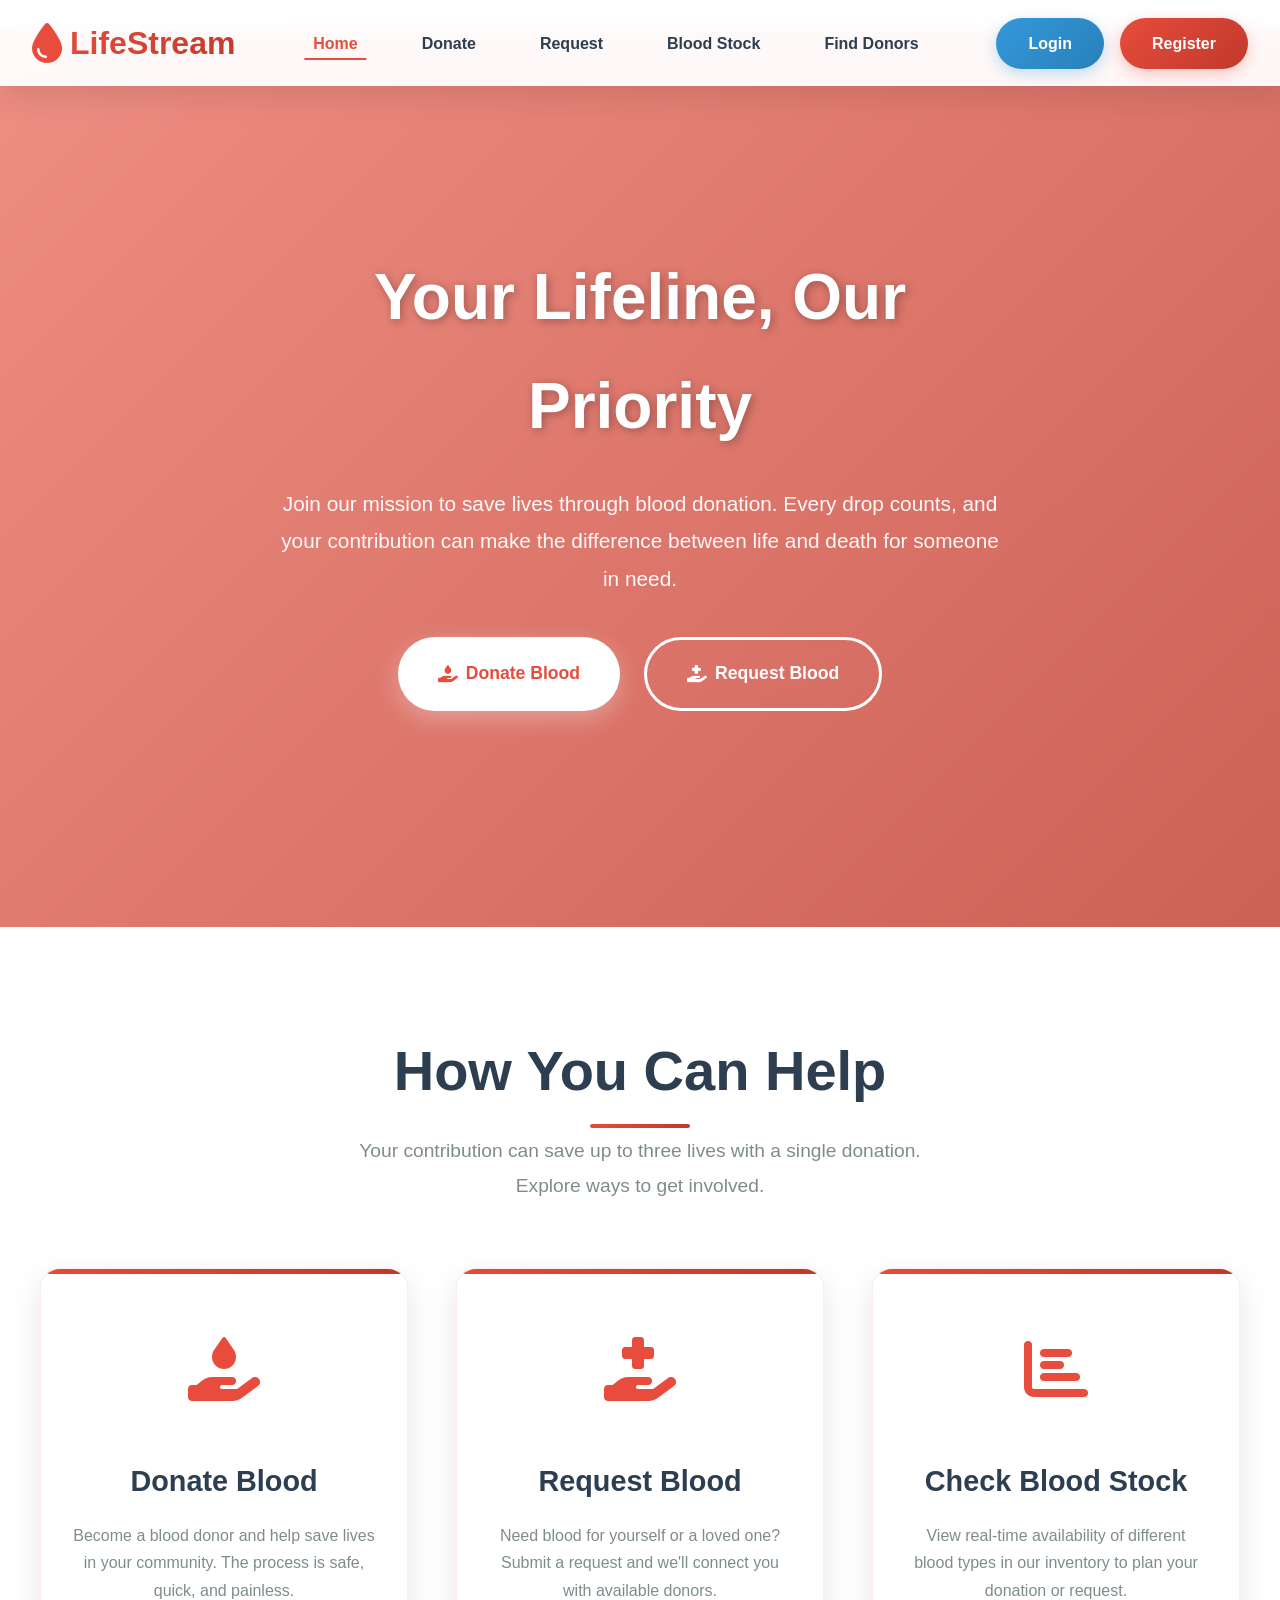
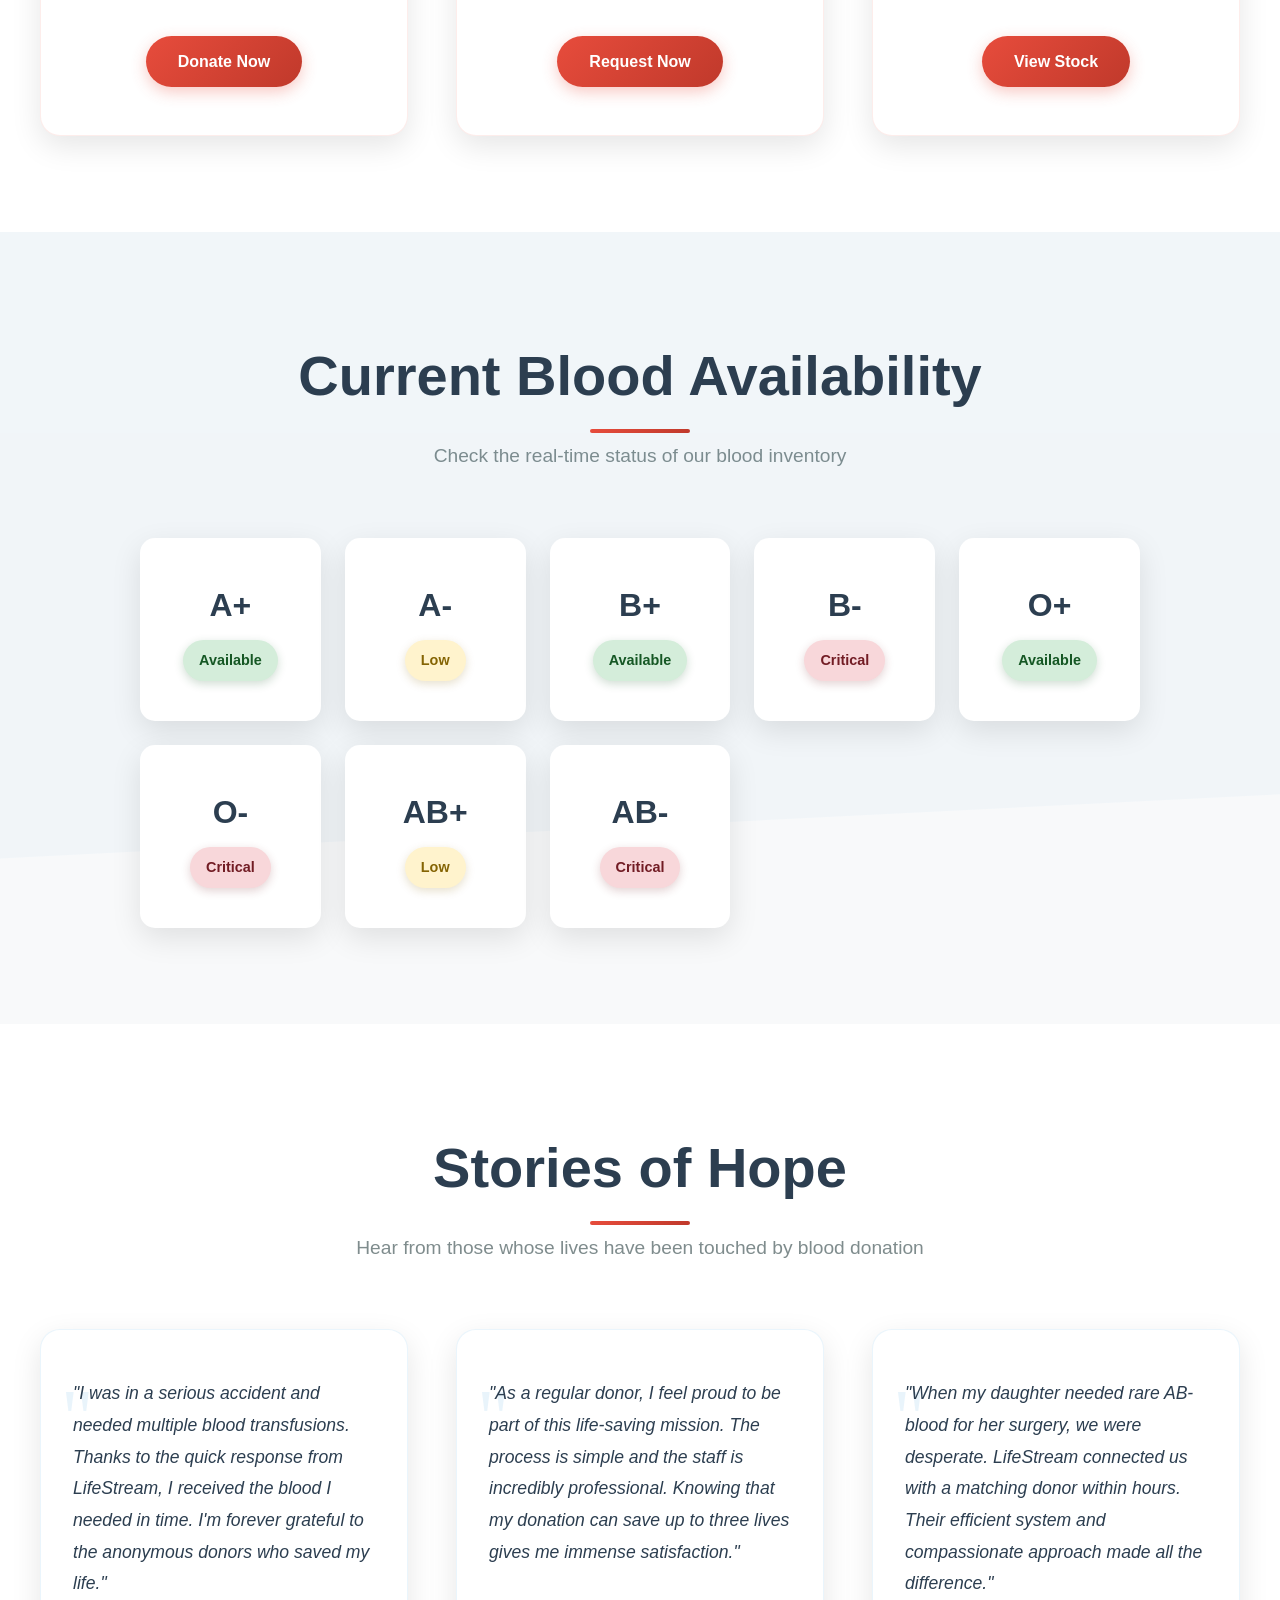
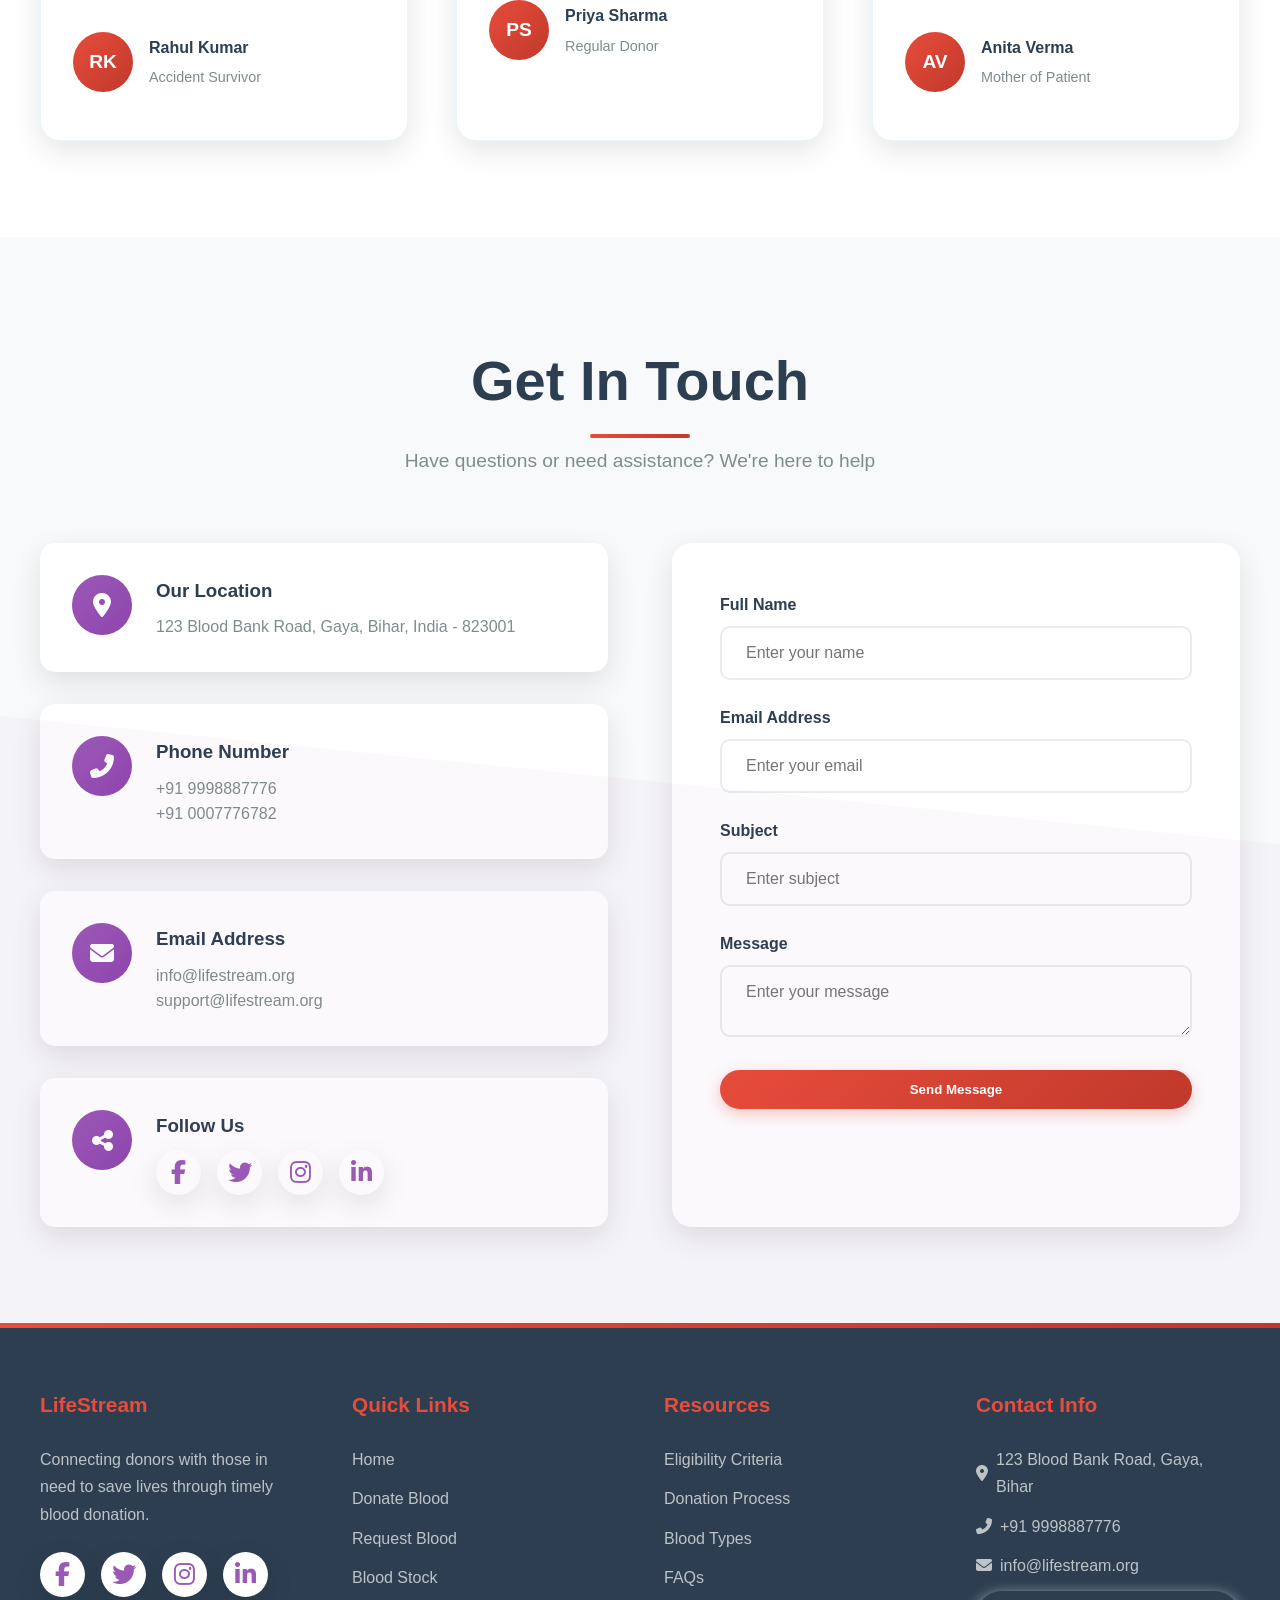
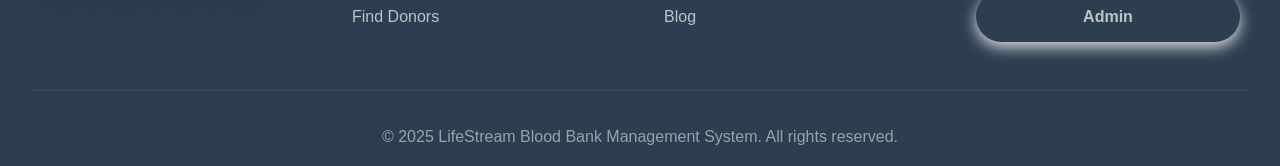
<file: frontend/index.html>
<!DOCTYPE html>
<html lang="en">
<head>
    <meta charset="UTF-8">
    <meta name="viewport" content="width=device-width, initial-scale=1.0">
    <title>LifeStream - Blood Bank Management System</title>
    <link rel="stylesheet" href="https://cdnjs.cloudflare.com/ajax/libs/font-awesome/6.4.0/css/all.min.css">
    <link rel="stylesheet" href="css/index.css">;

</head>
<body>
    <header class="amannav">
        <a href="index.html" class="logo">
            <i class="fas fa-tint"></i>
            <h1>LifeStream</h1>
        </a>
        
        <nav>
            <ul>
                <li><a href="index.html" class="active">Home</a></li>
                <li><a href="register.html">Donate</a></li>
                <li><a href="request.html">Request</a></li>
                <li><a href="stock.html">Blood Stock</a></li>
                <li><a href="search.html">Find Donors</a></li>
            </ul>
        </nav>
        <div class="auth-buttons">
            <a href="login.html" class="btn btn-secondary">Login</a>
            <a href="registration.html" class="btn btn-primary">Register</a>
            
        </div>
    </header>

    <main>
        <section class="hero">
            <video autoplay muted loop playsinline class="hero-video">
            <source src="photos&videos/Blood donation campaign 4K animation free download.mp4" type="video/mp4">

            </video>
    
            <div class="hero-content">
                <h2>Your Lifeline, Our Priority</h2>
                <p>Join our mission to save lives through blood donation. Every drop counts, and your contribution can make the difference between life and death for someone in need.</p>
            <div class="hero-buttons">
                <a href="register.html" class="btn hero-btn hero-btn-donate">
                    <i class="fas fa-hand-holding-water"></i>
                    Donate Blood
                </a>
                <a href="request.html" class="btn hero-btn hero-btn-request">
                    <i class="fas fa-hand-holding-medical"></i>
                    Request Blood
                </a>
            </div>
        </div>
        </section>

        <section class="features">
            <div class="section-title">
                <h2>How You Can Help</h2>
                <p>Your contribution can save up to three lives with a single donation. Explore ways to get involved.</p>
            </div>
            <div class="features-grid">
                <div class="feature-card">
                    <div class="feature-icon">
                        <i class="fas fa-hand-holding-water"></i>
                    </div>
                    <div class="feature-content">
                        <h3>Donate Blood</h3>
                        <p>Become a blood donor and help save lives in your community. The process is safe, quick, and painless.</p>
                        <a href="register.html" class="btn btn-primary">Donate Now</a>
                    </div>
                </div>
                <div class="feature-card">
                    <div class="feature-icon">
                        <i class="fas fa-hand-holding-medical"></i>
                    </div>
                    <div class="feature-content">
                        <h3>Request Blood</h3>
                        <p>Need blood for yourself or a loved one? Submit a request and we'll connect you with available donors.</p>
                        <a href="request.html" class="btn btn-primary">Request Now</a>
                    </div>
                </div>
                <div class="feature-card">
                    <div class="feature-icon">
                        <i class="fas fa-chart-bar"></i>
                    </div>
                    <div class="feature-content">
                        <h3>Check Blood Stock</h3>
                        <p>View real-time availability of different blood types in our inventory to plan your donation or request.</p>
                        <a href="stock.html" class="btn btn-primary">View Stock</a>
                    </div>
                </div>
            </div>
        </section>

        <section class="blood-groups">
            <div class="section-title">
                <h2>Current Blood Availability</h2>
                <p>Check the real-time status of our blood inventory</p>
            </div>
            <div class="blood-grid">
                <div class="blood-card">
                    <div class="blood-type">A+</div>
                    <div class="blood-status status-available">Available</div>
                </div>
                <div class="blood-card">
                    <div class="blood-type">A-</div>
                    <div class="blood-status status-low">Low</div>
                </div>
                <div class="blood-card">
                    <div class="blood-type">B+</div>
                    <div class="blood-status status-available">Available</div>
                </div>
                <div class="blood-card">
                    <div class="blood-type">B-</div>
                    <div class="blood-status status-critical">Critical</div>
                </div>
                <div class="blood-card">
                    <div class="blood-type">O+</div>
                    <div class="blood-status status-available">Available</div>
                </div>
                <div class="blood-card">
                    <div class="blood-type">O-</div>
                    <div class="blood-status status-critical">Critical</div>
                </div>
                <div class="blood-card">
                    <div class="blood-type">AB+</div>
                    <div class="blood-status status-low">Low</div>
                </div>
                <div class="blood-card">
                    <div class="blood-type">AB-</div>
                    <div class="blood-status status-critical">Critical</div>
                </div>
            </div>
        </section>

        <section class="testimonials">
            <div class="section-title">
                <h2>Stories of Hope</h2>
                <p>Hear from those whose lives have been touched by blood donation</p>
            </div>
            <div class="testimonial-grid">
                <div class="testimonial-card">
                    <div class="testimonial-text">
                        "I was in a serious accident and needed multiple blood transfusions. Thanks to the quick response from LifeStream, I received the blood I needed in time. I'm forever grateful to the anonymous donors who saved my life."
                    </div>
                    <div class="testimonial-author">
                        <div class="author-avatar">RK</div>
                        <div class="author-info">
                            <h4>Rahul Kumar</h4>
                            <p>Accident Survivor</p>
                        </div>
                    </div>
                </div>
                <div class="testimonial-card">
                    <div class="testimonial-text">
                        "As a regular donor, I feel proud to be part of this life-saving mission. The process is simple and the staff is incredibly professional. Knowing that my donation can save up to three lives gives me immense satisfaction."
                    </div>
                    <div class="testimonial-author">
                        <div class="author-avatar">PS</div>
                        <div class="author-info">
                            <h4>Priya Sharma</h4>
                            <p>Regular Donor</p>
                        </div>
                    </div>
                </div>
                <div class="testimonial-card">
                    <div class="testimonial-text">
                        "When my daughter needed rare AB- blood for her surgery, we were desperate. LifeStream connected us with a matching donor within hours. Their efficient system and compassionate approach made all the difference."
                    </div>
                    <div class="testimonial-author">
                        <div class="author-avatar">AV</div>
                        <div class="author-info">
                            <h4>Anita Verma</h4>
                            <p>Mother of Patient</p>
                        </div>
                    </div>
                </div>
            </div>
        </section>

        <section class="contact">
            <div class="section-title">
                <h2>Get In Touch</h2>
                <p>Have questions or need assistance? We're here to help</p>
            </div>
            <div class="contact-container">
                <div class="contact-info">
                    <div class="contact-item">
                        <div class="contact-icon">
                            <i class="fas fa-map-marker-alt"></i>
                        </div>
                        <div class="contact-details">
                            <h3>Our Location</h3>
                            <p>123 Blood Bank Road, Gaya, Bihar, India - 823001</p>
                        </div>
                    </div>
                    <div class="contact-item">
                        <div class="contact-icon">
                            <i class="fas fa-phone-alt"></i>
                        </div>
                        <div class="contact-details">
                            <h3>Phone Number</h3>
                            <p>+91 9998887776<br>+91 0007776782</p>
                        </div>
                    </div>
                    <div class="contact-item">
                        <div class="contact-icon">
                            <i class="fas fa-envelope"></i>
                        </div>
                        <div class="contact-details">
                            <h3>Email Address</h3>
                            <p>info@lifestream.org<br>support@lifestream.org</p>
                        </div>
                    </div>
                    <div class="contact-item">
                        <div class="contact-icon">
                            <i class="fas fa-share-alt"></i>
                        </div>
                        <div class="contact-details">
                            <h3>Follow Us</h3>
                            <div class="social-links">
                                <a href="#"><i class="fab fa-facebook-f"></i></a>
                                <a href="https://x.com/AmanKumar41235?t=hf9WL_MpPzDalhpzqZTFPA&s=09"><i class="fab fa-twitter"></i></a>
                                <a href="https://www.instagram.com/mr_aman421?igsh=MW93NnZ4MWFsaWtvaw=="><i class="fab fa-instagram"></i></a>
                                <a href="https://www.linkedin.com/in/aman-kumar-216bbb255?utm_source=share&utm_campaign=share_via&utm_content=profile&utm_medium=android_app"><i class="fab fa-linkedin-in"></i></a>
                            </div>
                        </div>
                    </div>
                </div>
                <div class="contact-form">
                    <form>
                        <div class="form-group">
                            <label for="name">Full Name</label>
                            <input type="text" id="name" class="form-control" placeholder="Enter your name">
                        </div>
                        <div class="form-group">
                            <label for="email">Email Address</label>
                            <input type="email" id="email" class="form-control" placeholder="Enter your email">
                        </div>
                        <div class="form-group">
                            <label for="subject">Subject</label>
                            <input type="text" id="subject" class="form-control" placeholder="Enter subject">
                        </div>
                        <div class="form-group">
                            <label for="message">Message</label>
                            <textarea id="message" class="form-control" placeholder="Enter your message"></textarea>
                        </div>
                        <button type="submit" class="btn btn-primary" style="width: 100%;">Send Message</button>
                    </form>
                </div>
            </div>
        </section>
    </main>

    <footer>
        <div class="footer-content">
            <div class="footer-column">
                <h3>LifeStream</h3>
                <p>Connecting donors with those in need to save lives through timely blood donation.</p>
                <div class="social-links">
                    <a href="#"><i class="fab fa-facebook-f"></i></a>
                    <a href="https://x.com/AmanKumar41235?t=hf9WL_MpPzDalhpzqZTFPA&s=09"><i class="fab fa-twitter"></i></a>
                    <a href="https://www.instagram.com/mr_aman421?igsh=MW93NnZ4MWFsaWtvaw=="><i class="fab fa-instagram"></i></a>
                    <a href="https://www.linkedin.com/in/aman-kumar-216bbb255?utm_source=share&utm_campaign=share_via&utm_content=profile&utm_medium=android_app"><i class="fab fa-linkedin-in"></i></a>
                </div>
            </div>
            <div class="footer-column">
                <h3>Quick Links</h3>
                <ul class="footer-links">
                    <li><a href="index.html">Home</a></li>
                    <li><a href="register.html">Donate Blood</a></li>
                    <li><a href="request.html">Request Blood</a></li>
                    <li><a href="stock.html">Blood Stock</a></li>
                    <li><a href="search.html">Find Donors</a></li>
                </ul>
            </div>
            <div class="footer-column">
                <h3>Resources</h3>
                <ul class="footer-links">
                    <li><a href="#">Eligibility Criteria</a></li>
                    <li><a href="#">Donation Process</a></li>
                    <li><a href="#">Blood Types</a></li>
                    <li><a href="#">FAQs</a></li>
                    <li><a href="#">Blog</a></li>
                </ul>
            </div>
            <div class="footer-column">
                <h3>Contact Info</h3>
                <ul class="footer-links">
                    <li><i class="fas fa-map-marker-alt"></i> 123 Blood Bank Road, Gaya, Bihar</li>
                    <li><i class="fas fa-phone-alt"></i> +91 9998887776</li>
                    <li><i class="fas fa-envelope"></i> info@lifestream.org</li>
                    <a href="admin.html" class="btn btn-admin">Admin</a>
                </ul>
            </div>
        </div>
        <div class="footer-bottom">
            <p>&copy; 2025 LifeStream Blood Bank Management System. All rights reserved.</p>
        </div>
    </footer>
    <script src="js/index.js"></script>
</body>
</html>
</file>
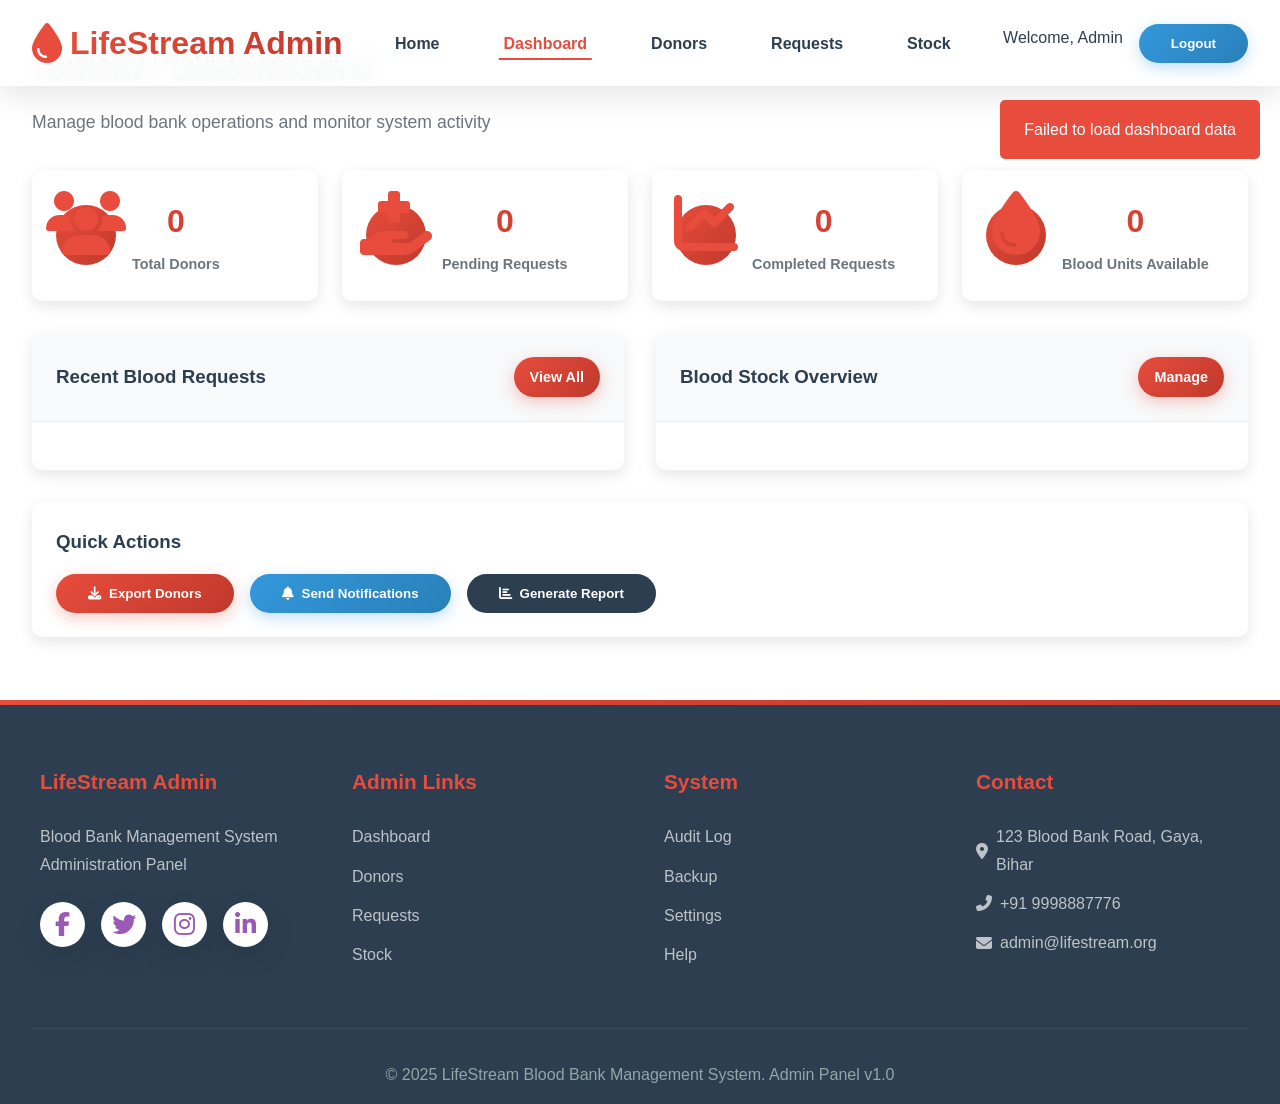
<file: frontend/admin.html>
<!DOCTYPE html>
<html lang="en">
<head>
    <meta charset="UTF-8">
    <meta name="viewport" content="width=device-width, initial-scale=1.0">
    <title>Admin Panel - LifeStream</title>
    <link rel="stylesheet" href="https://cdnjs.cloudflare.com/ajax/libs/font-awesome/6.4.0/css/all.min.css">
    <link rel="stylesheet" href="css/index.css">
    <link rel="stylesheet" href="css/admin.css">
</head>
<body>
    <header>
        <a href="index.html" class="logo">
            <i class="fas fa-tint"></i>
            <h1>LifeStream Admin</h1>
        </a>
        
        <nav>
            <ul>
                <li><a href="index.html">Home</a></li>
                <li><a href="#dashboard" class="admin-nav active" data-section="dashboard">Dashboard</a></li>
                <li><a href="#donors" class="admin-nav" data-section="donors">Donors</a></li>
                <li><a href="#requests" class="admin-nav" data-section="requests">Requests</a></li>
                <li><a href="#stock" class="admin-nav" data-section="stock">Stock</a></li>
            </ul>
        </nav>
        <div class="auth-buttons">
            <span id="admin-welcome">Welcome, Admin</span>
            <button onclick="logout()" class="btn btn-secondary">Logout</button>
        </div>
    </header>

    <main>
        <!-- Admin Dashboard -->
        <section id="dashboard-section" class="admin-section active">
            <div class="admin-header">
                <h2>Admin Dashboard</h2>
                <p>Manage blood bank operations and monitor system activity</p>
            </div>

            <div class="stats-grid">
                <div class="stat-card">
                    <div class="stat-icon">
                        <i class="fas fa-users"></i>
                    </div>
                    <div class="stat-info">
                        <h3 id="total-donors-count">0</h3>
                        <p>Total Donors</p>
                    </div>
                </div>
                <div class="stat-card">
                    <div class="stat-icon">
                        <i class="fas fa-hand-holding-medical"></i>
                    </div>
                    <div class="stat-info">
                        <h3 id="pending-requests-count">0</h3>
                        <p>Pending Requests</p>
                    </div>
                </div>
                <div class="stat-card">
                    <div class="stat-icon">
                        <i class="fas fa-chart-line"></i>
                    </div>
                    <div class="stat-info">
                        <h3 id="completed-requests-count">0</h3>
                        <p>Completed Requests</p>
                    </div>
                </div>
                <div class="stat-card">
                    <div class="stat-icon">
                        <i class="fas fa-tint"></i>
                    </div>
                    <div class="stat-info">
                        <h3 id="total-blood-units">0</h3>
                        <p>Blood Units Available</p>
                    </div>
                </div>
            </div>

            <div class="dashboard-content">
                <div class="dashboard-column">
                    <div class="card">
                        <div class="card-header">
                            <h3>Recent Blood Requests</h3>
                            <a href="#requests" class="admin-nav btn btn-sm btn-primary" data-section="requests">View All</a>
                        </div>
                        <div class="card-body">
                            <div id="recent-requests" class="requests-list">
                                <!-- Recent requests will be loaded here -->
                            </div>
                        </div>
                    </div>
                </div>
                <div class="dashboard-column">
                    <div class="card">
                        <div class="card-header">
                            <h3>Blood Stock Overview</h3>
                            <a href="#stock" class="admin-nav btn btn-sm btn-primary" data-section="stock">Manage</a>
                        </div>
                        <div class="card-body">
                            <div id="stock-overview" class="stock-overview">
                                <!-- Stock overview will be loaded here -->
                            </div>
                        </div>
                    </div>
                </div>
            </div>

            <div class="quick-actions">
                <h3>Quick Actions</h3>
                <div class="action-buttons">
                    <button class="btn btn-primary" onclick="exportDonors()">
                        <i class="fas fa-download"></i>
                        Export Donors
                    </button>
                    <button class="btn btn-secondary" onclick="sendBulkNotifications()">
                        <i class="fas fa-bell"></i>
                        Send Notifications
                    </button>
                    <button class="btn btn-admin" onclick="generateReport()">
                        <i class="fas fa-chart-bar"></i>
                        Generate Report
                    </button>
                </div>
            </div>
        </section>

        <!-- Donors Management -->
        <section id="donors-section" class="admin-section">
            <div class="admin-header">
                <h2>Donors Management</h2>
                <p>Manage registered blood donors and their information</p>
            </div>

            <div class="table-controls">
                <div class="search-box">
                    <input type="text" id="donor-search" placeholder="Search donors..." class="form-control">
                    <i class="fas fa-search"></i>
                </div>
                <button class="btn btn-primary" onclick="refreshDonors()">
                    <i class="fas fa-sync-alt"></i>
                    Refresh
                </button>
            </div>

            <div class="table-container">
                <table id="donors-table" class="data-table">
                    <thead>
                        <tr>
                            <th>Name</th>
                            <th>Blood Group</th>
                            <th>Age</th>
                            <th>Gender</th>
                            <th>City</th>
                            <th>Mobile</th>
                            <th>Email</th>
                            <th>Actions</th>
                        </tr>
                    </thead>
                    <tbody id="donors-tbody">
                        <!-- Donors data will be loaded here -->
                    </tbody>
                </table>
            </div>

            <div class="table-footer">
                <div class="pagination">
                    <button class="btn btn-sm" id="prev-page">Previous</button>
                    <span id="page-info">Page 1 of 1</span>
                    <button class="btn btn-sm" id="next-page">Next</button>
                </div>
            </div>
        </section>

        <!-- Blood Requests Management -->
        <section id="requests-section" class="admin-section">
            <div class="admin-header">
                <h2>Blood Requests Management</h2>
                <p>Review and manage blood requests from patients</p>
            </div>

            <div class="filters">
                <select id="status-filter" class="form-control">
                    <option value="">All Status</option>
                    <option value="Pending">Pending</option>
                    <option value="Approved">Approved</option>
                    <option value="Completed">Completed</option>
                    <option value="Rejected">Rejected</option>
                </select>
                <select id="urgency-filter" class="form-control">
                    <option value="">All Urgency</option>
                    <option value="Normal">Normal</option>
                    <option value="Urgent">Urgent</option>
                    <option value="Critical">Critical</option>
                    <option value="Emergency">Emergency</option>
                </select>
            </div>

            <div class="table-container">
                <table id="requests-table" class="data-table">
                    <thead>
                        <tr>
                            <th>Patient Name</th>
                            <th>Blood Group</th>
                            <th>Units</th>
                            <th>Hospital</th>
                            <th>City</th>
                            <th>Urgency</th>
                            <th>Status</th>
                            <th>Date</th>
                            <th>Actions</th>
                        </tr>
                    </thead>
                    <tbody id="requests-tbody">
                        <!-- Requests data will be loaded here -->
                    </tbody>
                </table>
            </div>
        </section>

        <!-- Blood Stock Management -->
        <section id="stock-section" class="admin-section">
            <div class="admin-header">
                <h2>Blood Stock Management</h2>
                <p>Monitor and manage blood inventory across all blood groups</p>
            </div>

            <div class="stock-management">
                <div class="stock-cards">
                    <!-- Stock cards will be loaded here -->
                </div>
                
                <div class="stock-actions">
                    <h3>Stock Management</h3>
                    <div class="action-form">
                        <div class="form-row">
                            <div class="form-group">
                                <label for="update-blood-group">Blood Group</label>
                                <select id="update-blood-group" class="form-control">
                                    <option value="">Select Blood Group</option>
                                    <option value="A+">A+</option>
                                    <option value="A-">A-</option>
                                    <option value="B+">B+</option>
                                    <option value="B-">B-</option>
                                    <option value="O+">O+</option>
                                    <option value="O-">O-</option>
                                    <option value="AB+">AB+</option>
                                    <option value="AB-">AB-</option>
                                </select>
                            </div>
                            <div class="form-group">
                                <label for="update-action">Action</label>
                                <select id="update-action" class="form-control">
                                    <option value="add">Add Units</option>
                                    <option value="remove">Remove Units</option>
                                </select>
                            </div>
                            <div class="form-group">
                                <label for="update-units">Units</label>
                                <input type="number" id="update-units" class="form-control" min="1" value="1">
                            </div>
                        </div>
                        <button class="btn btn-primary" onclick="updateStock()">Update Stock</button>
                    </div>
                </div>
            </div>
        </section>
    </main>

    <!-- Modal for Request Details -->
    <div id="request-modal" class="modal">
        <div class="modal-content">
            <div class="modal-header">
                <h3>Request Details</h3>
                <span class="close">&times;</span>
            </div>
            <div class="modal-body">
                <div id="request-details">
                    <!-- Request details will be loaded here -->
                </div>
            </div>
            <div class="modal-footer">
                <button class="btn btn-secondary" onclick="closeModal()">Close</button>
                <button class="btn btn-primary" id="approve-btn">Approve</button>
                <button class="btn btn-danger" id="reject-btn">Reject</button>
            </div>
        </div>
    </div>

    <footer>
        <div class="footer-content">
            <div class="footer-column">
                <h3>LifeStream Admin</h3>
                <p>Blood Bank Management System Administration Panel</p>
                <div class="social-links">
                    <a href="#"><i class="fab fa-facebook-f"></i></a>
                    <a href="https://x.com/AmanKumar41235?t=hf9WL_MpPzDalhpzqZTFPA&s=09"><i class="fab fa-twitter"></i></a>
                    <a href="https://www.instagram.com/mr_aman421?igsh=MW93NnZ4MWFsaWtvaw=="><i class="fab fa-instagram"></i></a>
                    <a href="https://www.linkedin.com/in/aman-kumar-216bbb255?utm_source=share&utm_campaign=share_via&utm_content=profile&utm_medium=android_app"><i class="fab fa-linkedin-in"></i></a>
                </div>
            </div>
            <div class="footer-column">
                <h3>Admin Links</h3>
                <ul class="footer-links">
                    <li><a href="#dashboard" class="admin-nav" data-section="dashboard">Dashboard</a></li>
                    <li><a href="#donors" class="admin-nav" data-section="donors">Donors</a></li>
                    <li><a href="#requests" class="admin-nav" data-section="requests">Requests</a></li>
                    <li><a href="#stock" class="admin-nav" data-section="stock">Stock</a></li>
                </ul>
            </div>
            <div class="footer-column">
                <h3>System</h3>
                <ul class="footer-links">
                    <li><a href="#">Audit Log</a></li>
                    <li><a href="#">Backup</a></li>
                    <li><a href="#">Settings</a></li>
                    <li><a href="#">Help</a></li>
                </ul>
            </div>
            <div class="footer-column">
                <h3>Contact</h3>
                <ul class="footer-links">
                    <li><i class="fas fa-map-marker-alt"></i> 123 Blood Bank Road, Gaya, Bihar</li>
                    <li><i class="fas fa-phone-alt"></i> +91 9998887776</li>
                    <li><i class="fas fa-envelope"></i> admin@lifestream.org</li>
                </ul>
            </div>
        </div>
        <div class="footer-bottom">
            <p>&copy; 2025 LifeStream Blood Bank Management System. Admin Panel v1.0</p>
        </div>
    </footer>

    <script src="js/index.js"></script>
    <script src="js/admin.js"></script>
</body>
</html>
</file>
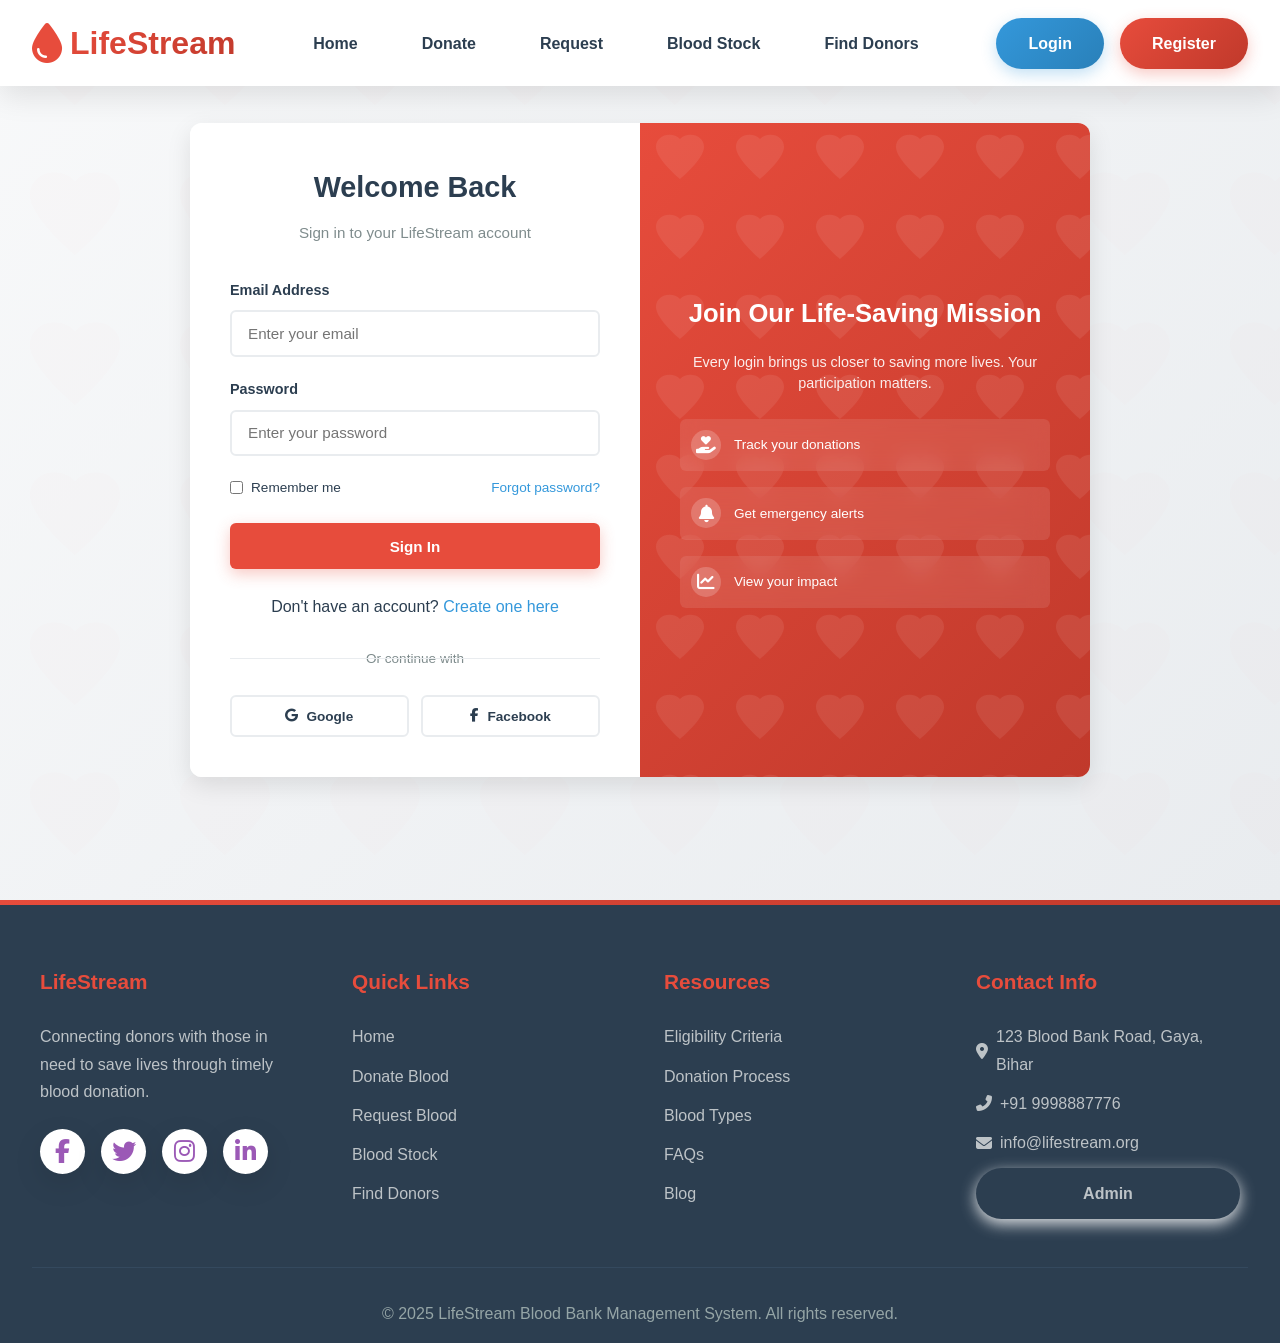
<file: frontend/login.html>
<!DOCTYPE html>
<html lang="en">
<head>
    <meta charset="UTF-8">
    <meta name="viewport" content="width=device-width, initial-scale=1.0">
    <title>Login - LifeStream</title>
    <link rel="stylesheet" href="https://cdnjs.cloudflare.com/ajax/libs/font-awesome/6.4.0/css/all.min.css">
    <link rel="stylesheet" href="css/index.css">
    <link rel="stylesheet" href="css/auth.css">
</head>
<body>
    <header>
        <a href="index.html" class="logo">
            <i class="fas fa-tint"></i>
            <h1>LifeStream</h1>
        </a>
        
        <nav>
            <ul>
                <li><a href="index.html">Home</a></li>
                <li><a href="register.html">Donate</a></li>
                <li><a href="request.html">Request</a></li>
                <li><a href="stock.html">Blood Stock</a></li>
                <li><a href="search.html">Find Donors</a></li>
            </ul>
        </nav>
        <div class="auth-buttons">
            <a href="login.html" class="btn btn-secondary active">Login</a>
            <a href="registration.html" class="btn btn-primary">Register</a>
            
            
        </div>
    </header>

    <main>
        <section class="auth-section">
            <div class="auth-container">
                <div class="auth-card">
                    <div class="auth-header">
                        <h2>Welcome Back</h2>
                        <p>Sign in to your LifeStream account</p>
                    </div>
                    
                    <form id="login-form">
                        <div class="form-group">
                            <label for="email">Email Address</label>
                            <input type="email" id="email" name="email" class="form-control" placeholder="Enter your email" required>
                        </div>
                        
                        <div class="form-group">
                            <label for="password">Password</label>
                            <input type="password" id="password" name="password" class="form-control" placeholder="Enter your password" required>
                        </div>
                        
                        <div class="form-options">
                            <label class="checkbox">
                                <input type="checkbox" name="remember">
                                <span>Remember me</span>
                            </label>
                            <a href="#" class="forgot-password">Forgot password?</a>
                        </div>
                        
                        <button type="submit" class="btn btn-primary btn-large btn-auth">
                            Sign In
                        </button>
                    </form>
                    
                    <div class="auth-footer">
                        <p>Don't have an account? <a href="registration.html">Create one here</a></p>
                    </div>
                    
                    <div class="auth-divider">
                        <span>Or continue with</span>
                    </div>
                    
                    <div class="social-auth">
                        <button class="btn btn-social btn-google">
                            <i class="fab fa-google"></i>
                            Google
                        </button>
                        <button class="btn btn-social btn-facebook">
                            <i class="fab fa-facebook-f"></i>
                            Facebook
                        </button>
                    </div>
                </div>
                
                <div class="auth-welcome">
                    <div class="welcome-content">
                        <h2>Join Our Life-Saving Mission</h2>
                        <p>Every login brings us closer to saving more lives. Your participation matters.</p>
                        <div class="welcome-features">
                            <div class="feature">
                                <i class="fas fa-hand-holding-heart"></i>
                                <span>Track your donations</span>
                            </div>
                            <div class="feature">
                                <i class="fas fa-bell"></i>
                                <span>Get emergency alerts</span>
                            </div>
                            <div class="feature">
                                <i class="fas fa-chart-line"></i>
                                <span>View your impact</span>
                            </div>
                        </div>
                    </div>
                </div>
            </div>
        </section>
    </main>

    <footer>
        <div class="footer-content">
            <div class="footer-column">
                <h3>LifeStream</h3>
                <p>Connecting donors with those in need to save lives through timely blood donation.</p>
                <div class="social-links">
                    <a href="#"><i class="fab fa-facebook-f"></i></a>
                    <a href="https://x.com/AmanKumar41235?t=hf9WL_MpPzDalhpzqZTFPA&s=09"><i class="fab fa-twitter"></i></a>
                    <a href="https://www.instagram.com/mr_aman421?igsh=MW93NnZ4MWFsaWtvaw=="><i class="fab fa-instagram"></i></a>
                    <a href="https://www.linkedin.com/in/aman-kumar-216bbb255?utm_source=share&utm_campaign=share_via&utm_content=profile&utm_medium=android_app"><i class="fab fa-linkedin-in"></i></a>
                </div>
            </div>
            <div class="footer-column">
                <h3>Quick Links</h3>
                <ul class="footer-links">
                    <li><a href="index.html">Home</a></li>
                    <li><a href="register.html">Donate Blood</a></li>
                    <li><a href="request.html">Request Blood</a></li>
                    <li><a href="stock.html">Blood Stock</a></li>
                    <li><a href="search.html">Find Donors</a></li>
                </ul>
            </div>
            <div class="footer-column">
                <h3>Resources</h3>
                <ul class="footer-links">
                    <li><a href="#">Eligibility Criteria</a></li>
                    <li><a href="#">Donation Process</a></li>
                    <li><a href="#">Blood Types</a></li>
                    <li><a href="#">FAQs</a></li>
                    <li><a href="#">Blog</a></li>
                </ul>
            </div>
            <div class="footer-column">
                <h3>Contact Info</h3>
                <ul class="footer-links">
                    <li><i class="fas fa-map-marker-alt"></i> 123 Blood Bank Road, Gaya, Bihar</li>
                    <li><i class="fas fa-phone-alt"></i> +91 9998887776</li>
                    <li><i class="fas fa-envelope"></i> info@lifestream.org</li>
                    <a href="admin.html" class="btn btn-admin">Admin</a>
                </ul>
            </div>
        </div>
        <div class="footer-bottom">
            <p>&copy; 2025 LifeStream Blood Bank Management System. All rights reserved.</p>
        </div>
    </footer>

    <script src="js/index.js"></script>
</body>
</html>
</file>
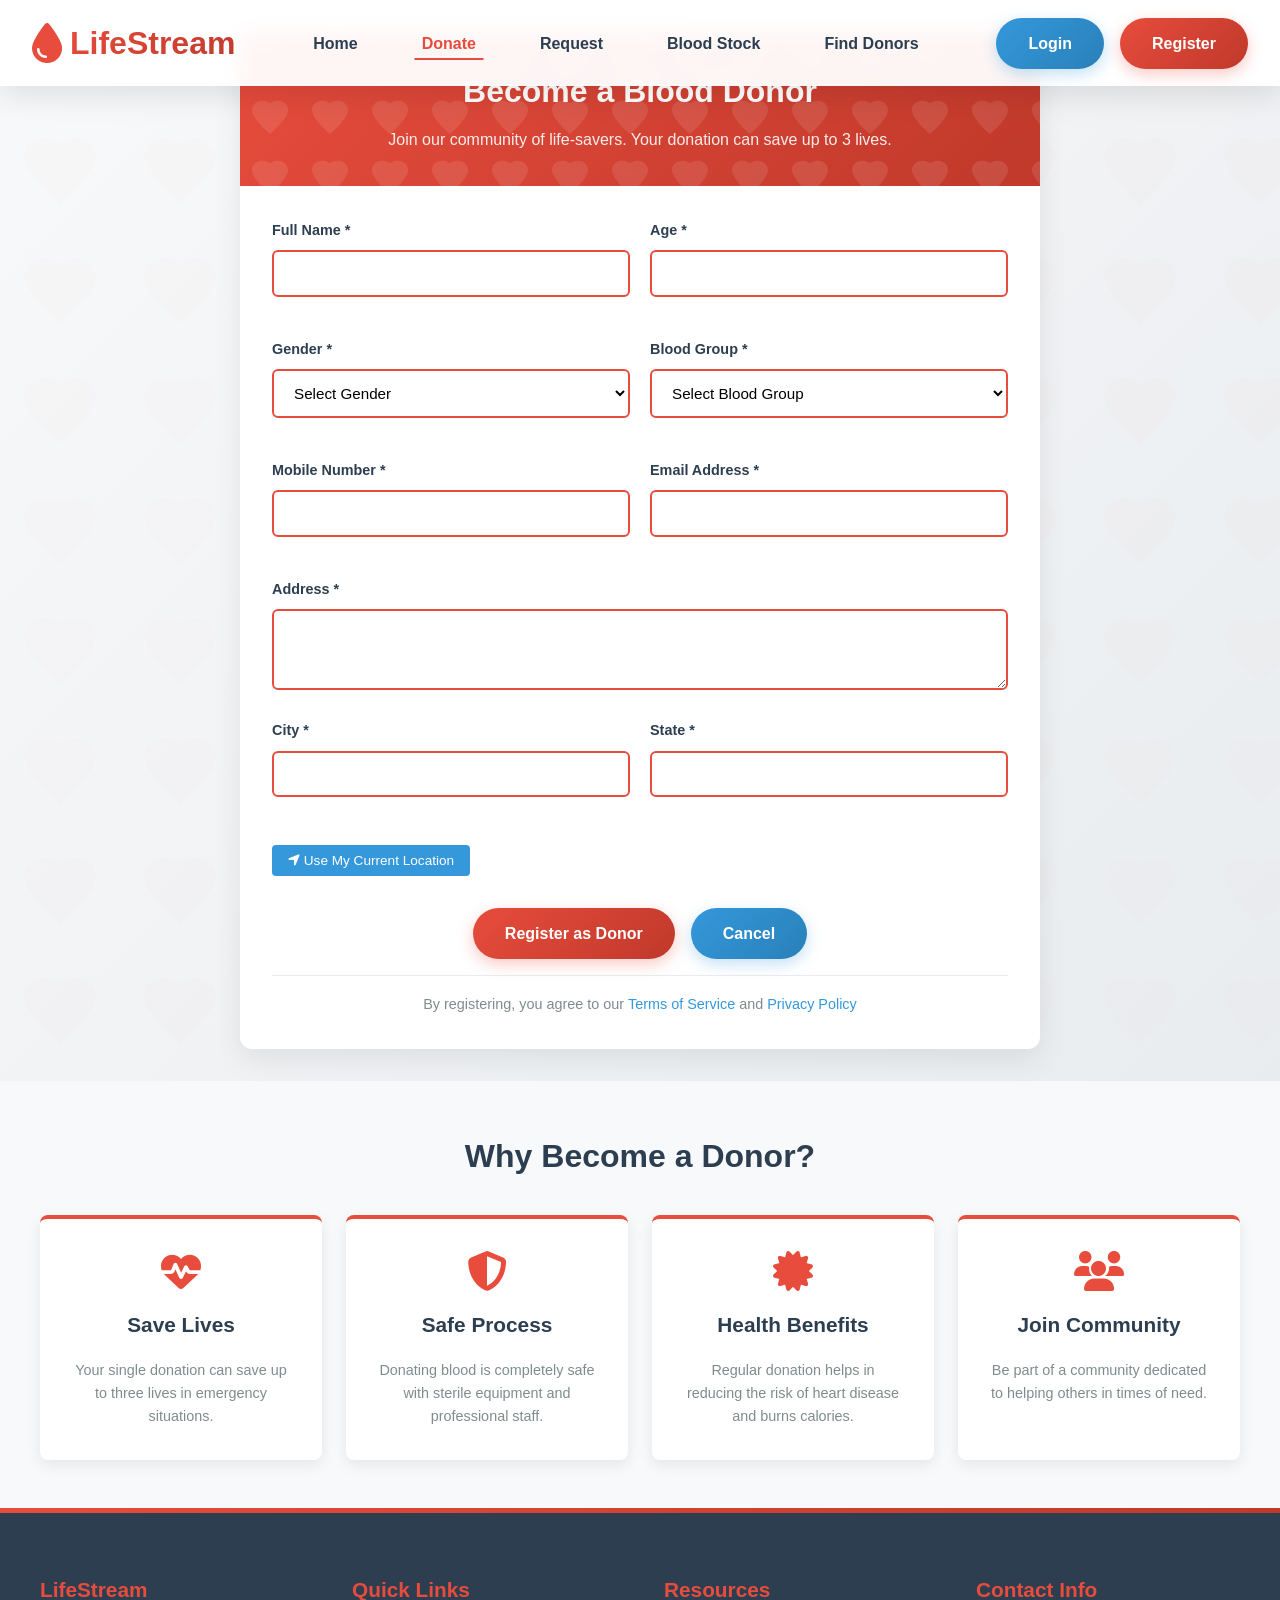
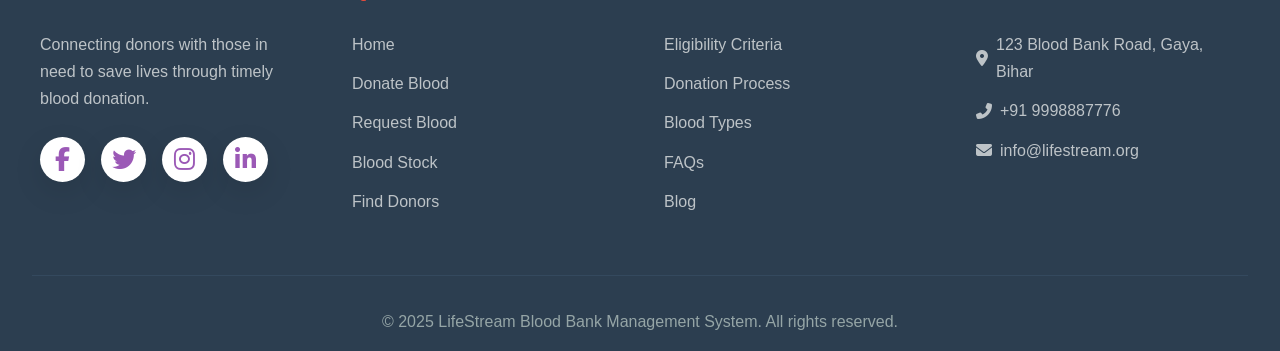
<file: frontend/register.html>
<!DOCTYPE html>
<html lang="en">
<head>
    <meta charset="UTF-8">
    <meta name="viewport" content="width=device-width, initial-scale=1.0">
    <title>Register as Donor - LifeStream</title>
    <link rel="stylesheet" href="https://cdnjs.cloudflare.com/ajax/libs/font-awesome/6.4.0/css/all.min.css">
    <link rel="stylesheet" href="css/index.css">
    <link rel="stylesheet" href="css/forms.css">
</head>
<body>
    <header>
        <a href="index.html" class="logo">
            <i class="fas fa-tint"></i>
            <h1>LifeStream</h1>
        </a>
        
        <nav>
            <ul>
                <li><a href="index.html">Home</a></li>
                <li><a href="register.html" class="active">Donate</a></li>
                <li><a href="request.html">Request</a></li>
                <li><a href="stock.html">Blood Stock</a></li>
                <li><a href="search.html">Find Donors</a></li>
            </ul>
        </nav>
        <div class="auth-buttons">
            <a href="login.html" class="btn btn-secondary">Login</a>
            <a href="registration.html" class="btn btn-primary">Register</a>
            
        </div>
    </header>

    <main>
        <section class="form-section">
            <div class="form-container">
                <div class="form-header">
                    <h2>Become a Blood Donor</h2>
                    <p>Join our community of life-savers. Your donation can save up to 3 lives.</p>
                </div>
                
                <form id="donor-form">
                    <div class="form-row">
                        <div class="form-group">
                            <label for="full_name">Full Name *</label>
                            <input type="text" id="full_name" name="full_name" class="form-control" required>
                        </div>
                        <div class="form-group">
                            <label for="age">Age *</label>
                            <input type="number" id="age" name="age" class="form-control" min="18" max="65" required>
                        </div>
                    </div>

                    <div class="form-row">
                        <div class="form-group">
                            <label for="gender">Gender *</label>
                            <select id="gender" name="gender" class="form-control" required>
                                <option value="">Select Gender</option>
                                <option value="Male">Male</option>
                                <option value="Female">Female</option>
                                <option value="Other">Other</option>
                            </select>
                        </div>
                        
                        <div class="form-group">
                            <label for="blood_group">Blood Group *</label>
                            <select id="blood_group" name="blood_group" class="form-control" required>
                                <option value="">Select Blood Group</option>
                                <option value="A+">A+</option>
                                <option value="A-">A-</option>
                                <option value="B+">B+</option>
                                <option value="B-">B-</option>
                                <option value="AB+">AB+</option>
                                <option value="AB-">AB-</option>
                                <option value="O+">O+</option>
                                <option value="O-">O-</option>
                            </select>
                        </div>
                    </div>

                    <div class="form-row">
                        <div class="form-group">
                            <label for="mobile">Mobile Number *</label>
                            <input type="tel" id="mobile" name="mobile" class="form-control" required>
                        </div>
                        <div class="form-group">
                            <label for="email">Email Address *</label>
                            <input type="email" id="email" name="email" class="form-control" required>
                        </div>
                    </div>

                    <div class="form-group">
                        <label for="address">Address *</label>
                        <textarea id="address" name="address" class="form-control" rows="3" required></textarea>
                    </div>

                    <div class="form-row">
                        <div class="form-group">
                            <label for="city">City *</label>
                            <input type="text" id="city" name="city" class="form-control" required>
                        </div>
                        <div class="form-group">
                            <label for="state">State *</label>
                            <input type="text" id="state" name="state" class="form-control" required>
                        </div>
                    </div>

                    <div class="form-group">
                        <button type="button" class="location-button" onclick="getCurrentLocation()">
                            <i class="fas fa-location-arrow"></i>
                            Use My Current Location
                        </button>
                    </div>

                    <div class="form-actions">
                        <button type="submit" class="btn btn-primary btn-large">Register as Donor</button>
                        <a href="index.html" class="btn btn-secondary">Cancel</a>
                    </div>

                    <div class="form-footer">
                        <p>By registering, you agree to our <a href="#">Terms of Service</a> and <a href="#">Privacy Policy</a></p>
                    </div>
                </form>
            </div>
        </section>

        <section class="info-section">
            <div class="container">
                <h3>Why Become a Donor?</h3>
                <div class="info-grid">
                    <div class="info-card">
                        <i class="fas fa-heartbeat"></i>
                        <h4>Save Lives</h4>
                        <p>Your single donation can save up to three lives in emergency situations.</p>
                    </div>
                    <div class="info-card">
                        <i class="fas fa-shield-alt"></i>
                        <h4>Safe Process</h4>
                        <p>Donating blood is completely safe with sterile equipment and professional staff.</p>
                    </div>
                    <div class="info-card">
                        <i class="fas fa-certificate"></i>
                        <h4>Health Benefits</h4>
                        <p>Regular donation helps in reducing the risk of heart disease and burns calories.</p>
                    </div>
                    <div class="info-card">
                        <i class="fas fa-users"></i>
                        <h4>Join Community</h4>
                        <p>Be part of a community dedicated to helping others in times of need.</p>
                    </div>
                </div>
            </div>
        </section>
    </main>

    <footer>
        <div class="footer-content">
            <div class="footer-column">
                <h3>LifeStream</h3>
                <p>Connecting donors with those in need to save lives through timely blood donation.</p>
                <div class="social-links">
                    <a href="#"><i class="fab fa-facebook-f"></i></a>
                    <a href="https://x.com/AmanKumar41235?t=hf9WL_MpPzDalhpzqZTFPA&s=09"><i class="fab fa-twitter"></i></a>
                    <a href="https://www.instagram.com/mr_aman421?igsh=MW93NnZ4MWFsaWtvaw=="><i class="fab fa-instagram"></i></a>
                    <a href="https://www.linkedin.com/in/aman-kumar-216bbb255?utm_source=share&utm_campaign=share_via&utm_content=profile&utm_medium=android_app"><i class="fab fa-linkedin-in"></i></a>
                </div>
            </div>
            <div class="footer-column">
                <h3>Quick Links</h3>
                <ul class="footer-links">
                    <li><a href="index.html">Home</a></li>
                    <li><a href="register.html">Donate Blood</a></li>
                    <li><a href="request.html">Request Blood</a></li>
                    <li><a href="stock.html">Blood Stock</a></li>
                    <li><a href="search.html">Find Donors</a></li>
                </ul>
            </div>
            <div class="footer-column">
                <h3>Resources</h3>
                <ul class="footer-links">
                    <li><a href="#">Eligibility Criteria</a></li>
                    <li><a href="#">Donation Process</a></li>
                    <li><a href="#">Blood Types</a></li>
                    <li><a href="#">FAQs</a></li>
                    <li><a href="#">Blog</a></li>
                </ul>
            </div>
            <div class="footer-column">
                <h3>Contact Info</h3>
                <ul class="footer-links">
                    <li><i class="fas fa-map-marker-alt"></i> 123 Blood Bank Road, Gaya, Bihar</li>
                    <li><i class="fas fa-phone-alt"></i> +91 9998887776</li>
                    <li><i class="fas fa-envelope"></i> info@lifestream.org</li>
                </ul>
            </div>
        </div>
        <div class="footer-bottom">
            <p>&copy; 2025 LifeStream Blood Bank Management System. All rights reserved.</p>
        </div>
    </footer>

    <script src="js/index.js"></script>
    <script src="js/forms.js"></script>
</body>
</html>
</file>
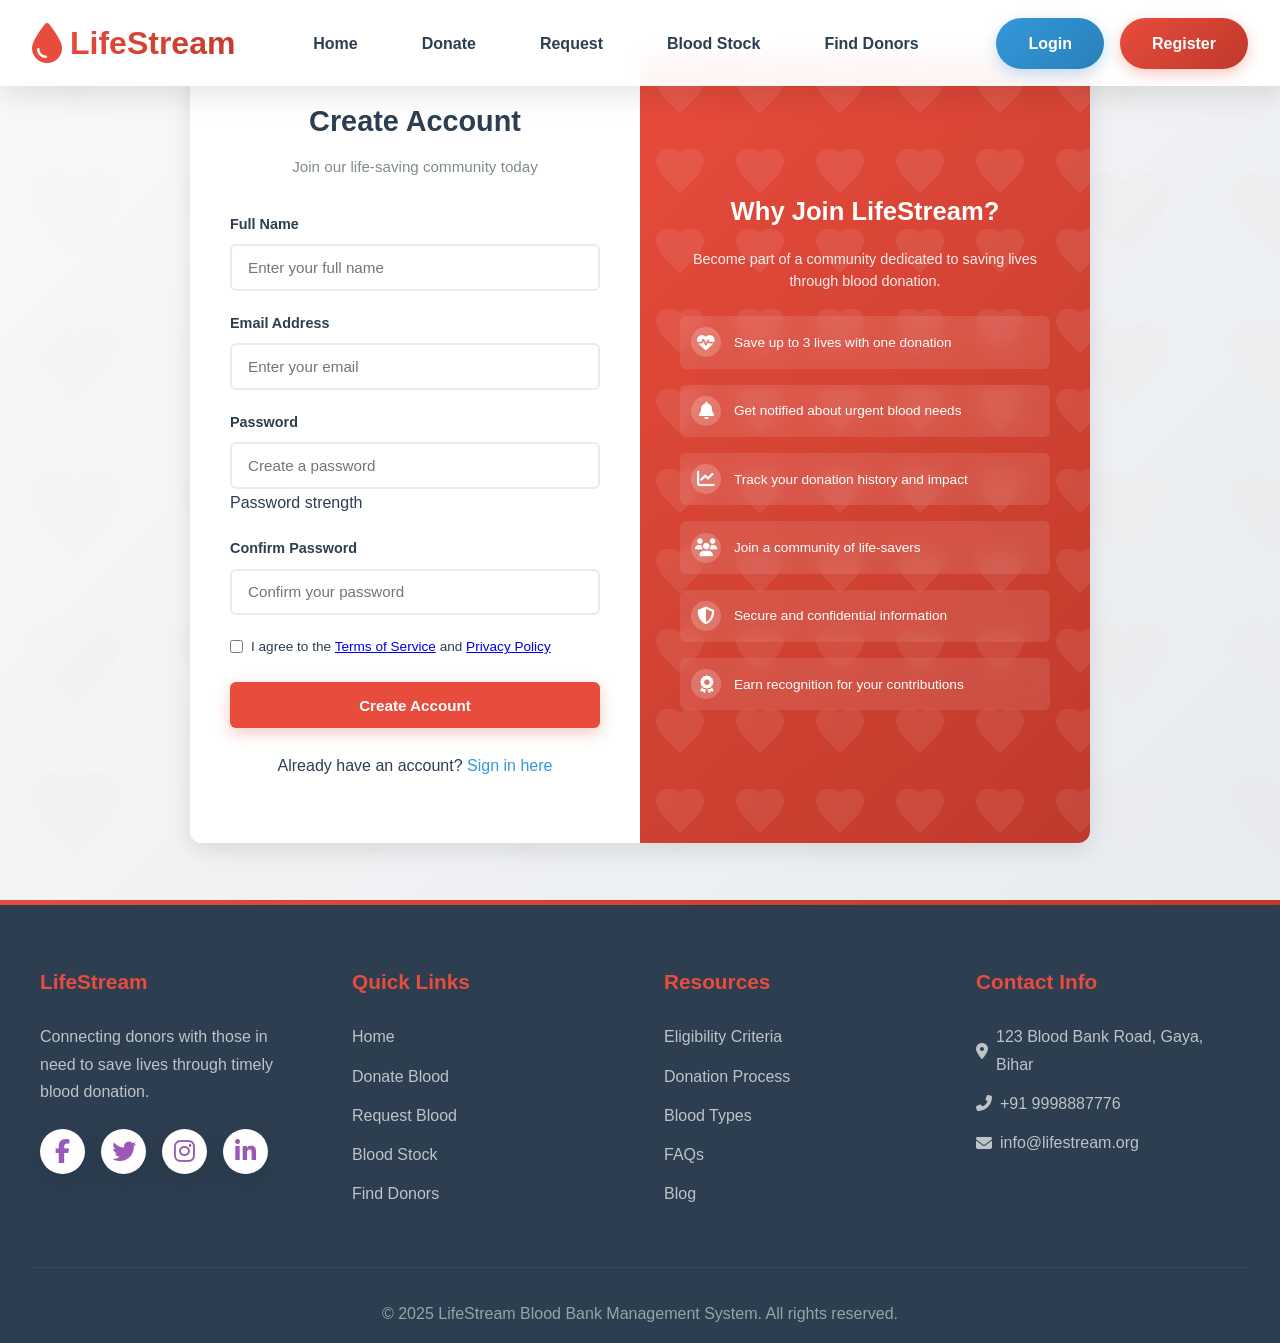
<file: frontend/registration.html>
<!DOCTYPE html>
<html lang="en">
<head>
    <meta charset="UTF-8">
    <meta name="viewport" content="width=device-width, initial-scale=1.0">
    <title>Register - LifeStream</title>
    <link rel="stylesheet" href="https://cdnjs.cloudflare.com/ajax/libs/font-awesome/6.4.0/css/all.min.css">
    <link rel="stylesheet" href="css/index.css">
    <link rel="stylesheet" href="css/auth.css">
</head>
<body>
    <header>
        <a href="index.html" class="logo">
            <i class="fas fa-tint"></i>
            <h1>LifeStream</h1>
        </a>
        
        <nav>
            <ul>
                <li><a href="index.html">Home</a></li>
                <li><a href="register.html">Donate</a></li>
                <li><a href="request.html">Request</a></li>
                <li><a href="stock.html">Blood Stock</a></li>
                <li><a href="search.html">Find Donors</a></li>
            </ul>
        </nav>
        <div class="auth-buttons">
            <a href="login.html" class="btn btn-secondary">Login</a>
            <a href="registration.html" class="btn btn-primary active">Register</a>

        </div>
    </header>

    <main>
        <section class="auth-section">
            <div class="auth-container">
                <div class="auth-card">
                    <div class="auth-header">
                        <h2>Create Account</h2>
                        <p>Join our life-saving community today</p>
                    </div>
                    
                    <form id="register-form">
                        <div class="form-group">
                            <label for="full_name">Full Name</label>
                            <input type="text" id="full_name" name="full_name" class="form-control" placeholder="Enter your full name" required>
                        </div>
                        
                        <div class="form-group">
                            <label for="email">Email Address</label>
                            <input type="email" id="email" name="email" class="form-control" placeholder="Enter your email" required>
                        </div>
                        
                        <div class="form-group">
                            <label for="password">Password</label>
                            <input type="password" id="password" name="password" class="form-control" placeholder="Create a password" required minlength="6">
                            <div class="password-strength">
                                <div class="strength-bar"></div>
                                <span class="strength-text">Password strength</span>
                            </div>
                        </div>
                        
                        <div class="form-group">
                            <label for="confirm_password">Confirm Password</label>
                            <input type="password" id="confirm_password" name="confirm_password" class="form-control" placeholder="Confirm your password" required>
                        </div>

                        <!-- ADMIN OPTION REMOVED - Only hidden field for user type -->
                        <input type="hidden" id="user_type" name="user_type" value="user">
                        
                        <div class="form-options">
                            <label class="checkbox">
                                <input type="checkbox" name="terms" required>
                                <span>I agree to the <a href="#">Terms of Service</a> and <a href="#">Privacy Policy</a></span>
                            </label>
                        </div>
                        
                        <button type="submit" class="btn btn-primary btn-large btn-auth">
                            Create Account
                        </button>
                    </form>
                    
                    <div class="auth-footer">
                        <p>Already have an account? <a href="login.html">Sign in here</a></p>
                    </div>
                </div>
                
                <div class="auth-welcome">
                    <div class="welcome-content">
                        <h2>Why Join LifeStream?</h2>
                        <p>Become part of a community dedicated to saving lives through blood donation.</p>
                        <div class="welcome-features">
                            <div class="feature">
                                <i class="fas fa-heartbeat"></i>
                                <span>Save up to 3 lives with one donation</span>
                            </div>
                            <div class="feature">
                                <i class="fas fa-bell"></i>
                                <span>Get notified about urgent blood needs</span>
                            </div>
                            <div class="feature">
                                <i class="fas fa-chart-line"></i>
                                <span>Track your donation history and impact</span>
                            </div>
                            <div class="feature">
                                <i class="fas fa-users"></i>
                                <span>Join a community of life-savers</span>
                            </div>
                            <div class="feature">
                                <i class="fas fa-shield-alt"></i>
                                <span>Secure and confidential information</span>
                            </div>
                            <div class="feature">
                                <i class="fas fa-award"></i>
                                <span>Earn recognition for your contributions</span>
                            </div>
                        </div>
                    </div>
                </div>
            </div>
        </section>
    </main>

    <footer>
        <div class="footer-content">
            <div class="footer-column">
                <h3>LifeStream</h3>
                <p>Connecting donors with those in need to save lives through timely blood donation.</p>
                <div class="social-links">
                    <a href="#"><i class="fab fa-facebook-f"></i></a>
                    <a href="https://x.com/AmanKumar41235?t=hf9WL_MpPzDalhpzqZTFPA&s=09"><i class="fab fa-twitter"></i></a>
                    <a href="https://www.instagram.com/mr_aman421?igsh=MW93NnZ4MWFsaWtvaw=="><i class="fab fa-instagram"></i></a>
                    <a href="https://www.linkedin.com/in/aman-kumar-216bbb255?utm_source=share&utm_campaign=share_via&utm_content=profile&utm_medium=android_app"><i class="fab fa-linkedin-in"></i></a>
                </div>
            </div>
            <div class="footer-column">
                <h3>Quick Links</h3>
                <ul class="footer-links">
                    <li><a href="index.html">Home</a></li>
                    <li><a href="register.html">Donate Blood</a></li>
                    <li><a href="request.html">Request Blood</a></li>
                    <li><a href="stock.html">Blood Stock</a></li>
                    <li><a href="search.html">Find Donors</a></li>
                </ul>
            </div>
            <div class="footer-column">
                <h3>Resources</h3>
                <ul class="footer-links">
                    <li><a href="#">Eligibility Criteria</a></li>
                    <li><a href="#">Donation Process</a></li>
                    <li><a href="#">Blood Types</a></li>
                    <li><a href="#">FAQs</a></li>
                    <li><a href="#">Blog</a></li>
                </ul>
            </div>
            <div class="footer-column">
                <h3>Contact Info</h3>
                <ul class="footer-links">
                    <li><i class="fas fa-map-marker-alt"></i> 123 Blood Bank Road, Gaya, Bihar</li>
                    <li><i class="fas fa-phone-alt"></i> +91 9998887776</li>
                    <li><i class="fas fa-envelope"></i> info@lifestream.org</li>
                </ul>
            </div>
        </div>
        <div class="footer-bottom">
            <p>&copy; 2025 LifeStream Blood Bank Management System. All rights reserved.</p>
        </div>
    </footer>

    <script src="js/index.js"></script>
    <script src="js/auth.js"></script>
</body>
</html>
</file>
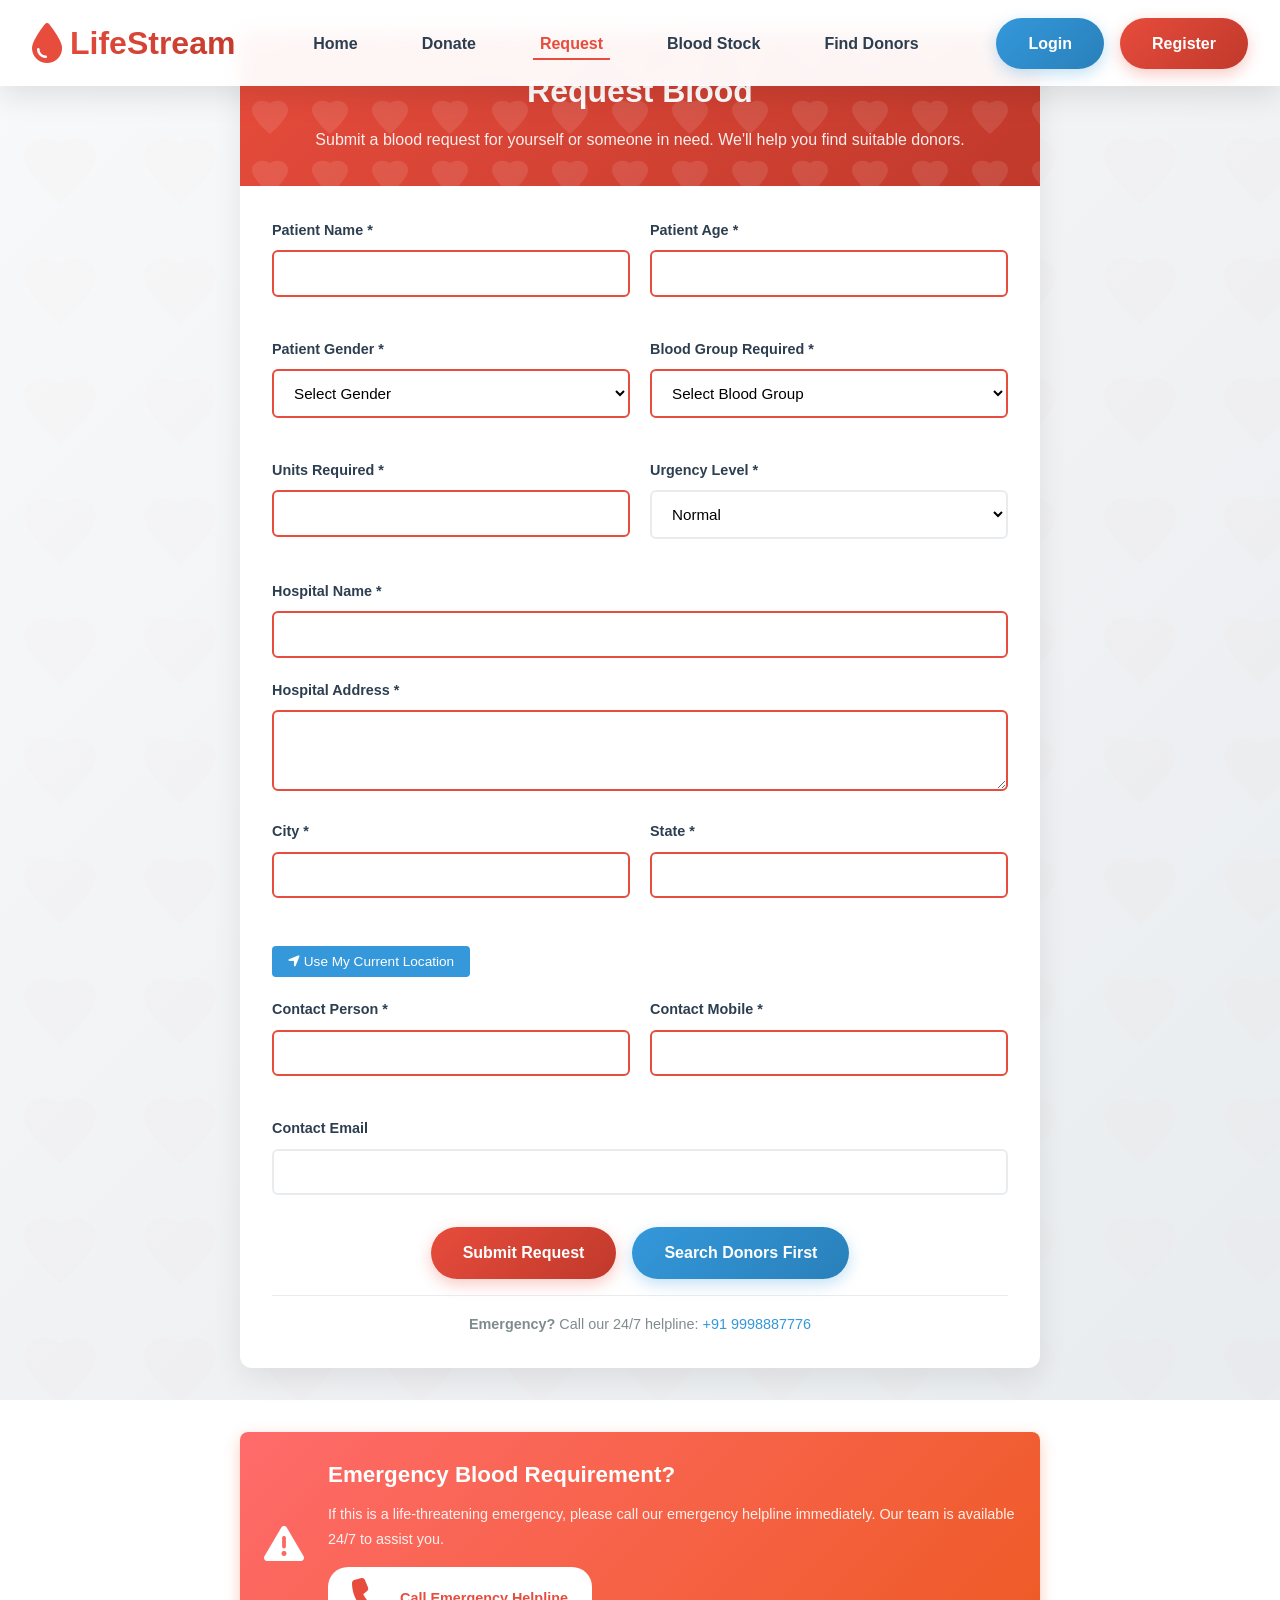
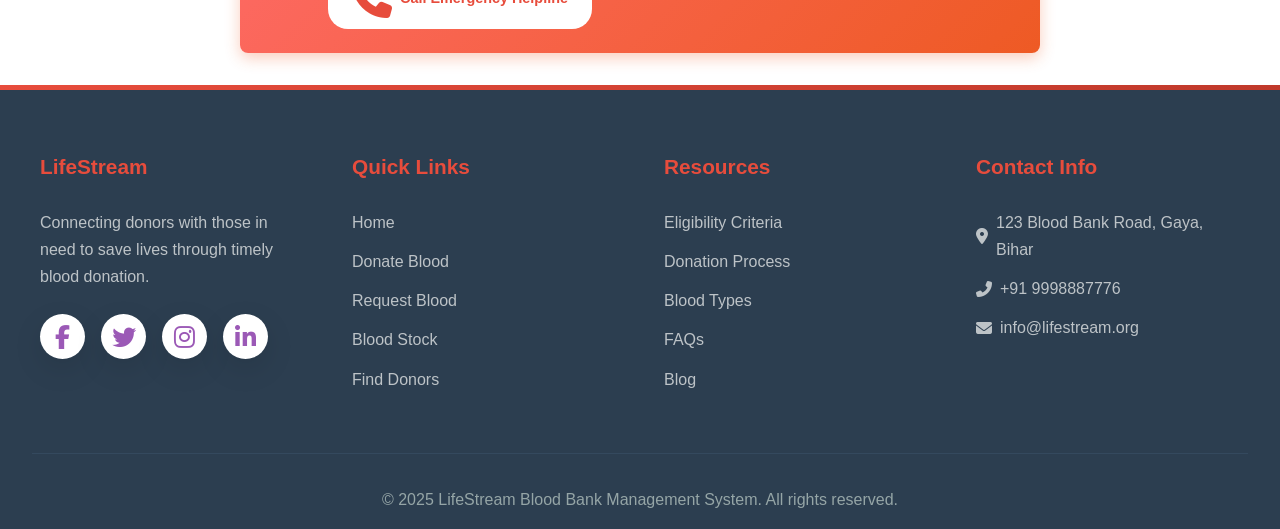
<file: frontend/request.html>
<!DOCTYPE html>
<html lang="en">
<head>
    <meta charset="UTF-8">
    <meta name="viewport" content="width=device-width, initial-scale=1.0">
    <title>Request Blood - LifeStream</title>
    <link rel="stylesheet" href="https://cdnjs.cloudflare.com/ajax/libs/font-awesome/6.4.0/css/all.min.css">
    <link rel="stylesheet" href="css/index.css">
    <link rel="stylesheet" href="css/forms.css">
</head>
<body>
    <header>
        <a href="index.html" class="logo">
            <i class="fas fa-tint"></i>
            <h1>LifeStream</h1>
        </a>
        
        <nav>
            <ul>
                <li><a href="index.html">Home</a></li>
                <li><a href="register.html">Donate</a></li>
                <li><a href="request.html" class="active">Request</a></li>
                <li><a href="stock.html">Blood Stock</a></li>
                <li><a href="search.html">Find Donors</a></li>
            </ul>
        </nav>
        <div class="auth-buttons">
            <a href="login.html" class="btn btn-secondary">Login</a>
            <a href="registration.html" class="btn btn-primary">Register</a>
        </div>
    </header>

    <main>
        <section class="form-section">
            <div class="form-container">
                <div class="form-header">
                    <h2>Request Blood</h2>
                    <p>Submit a blood request for yourself or someone in need. We'll help you find suitable donors.</p>
                </div>
                
                <form id="request-form">
                    <div class="form-row">
                        <div class="form-group">
                            <label for="patient_name">Patient Name *</label>
                            <input type="text" id="patient_name" name="patient_name" class="form-control" required>
                        </div>
                        <div class="form-group">
                            <label for="age">Patient Age *</label>
                            <input type="number" id="age" name="age" class="form-control" required>
                        </div>
                    </div>

                    <div class="form-row">
                        <div class="form-group">
                            <label for="gender">Patient Gender *</label>
                            <select id="gender" name="gender" class="form-control" required>
                                <option value="">Select Gender</option>
                                <option value="Male">Male</option>
                                <option value="Female">Female</option>
                                <option value="Other">Other</option>
                            </select>
                        </div>
                        <div class="form-group">
                            <label for="blood_group">Blood Group Required *</label>
                            <select id="blood_group" name="blood_group" class="form-control" required>
                                <option value="">Select Blood Group</option>
                                <option value="A+">A+</option>
                                <option value="A-">A-</option>
                                <option value="B+">B+</option>
                                <option value="B-">B-</option>
                                <option value="AB+">AB+</option>
                                <option value="AB-">AB-</option>
                                <option value="O+">O+</option>
                                <option value="O-">O-</option>
                            </select>
                        </div>
                    </div>

                    <div class="form-row">
                        <div class="form-group">
                            <label for="units_required">Units Required *</label>
                            <input type="number" id="units_required" name="units_required" class="form-control" min="1" max="10" required>
                        </div>
                        <div class="form-group">
                            <label for="urgency">Urgency Level *</label>
                            <select id="urgency" name="urgency" class="form-control" required>
                                <option value="Normal">Normal</option>
                                <option value="Urgent">Urgent</option>
                                <option value="Critical">Critical</option>
                                <option value="Emergency">Emergency</option>
                            </select>
                        </div>
                    </div>

                    <div class="form-group">
                        <label for="hospital_name">Hospital Name *</label>
                        <input type="text" id="hospital_name" name="hospital_name" class="form-control" required>
                    </div>

                    <div class="form-group">
                        <label for="hospital_address">Hospital Address *</label>
                        <textarea id="hospital_address" name="hospital_address" class="form-control" rows="3" required></textarea>
                    </div>

                    <div class="form-row">
                        <div class="form-group">
                            <label for="city">City *</label>
                            <input type="text" id="city" name="city" class="form-control" required>
                        </div>
                        <div class="form-group">
                            <label for="state">State *</label>
                            <input type="text" id="state" name="state" class="form-control" required>
                        </div>
                    </div>

                    <div class="form-group">
                        <button type="button" class="location-button" onclick="getCurrentLocation()">
                            <i class="fas fa-location-arrow"></i>
                            Use My Current Location
                        </button>
                    </div>

                    <div class="form-row">
                        <div class="form-group">
                            <label for="contact_person">Contact Person *</label>
                            <input type="text" id="contact_person" name="contact_person" class="form-control" required>
                        </div>
                        <div class="form-group">
                            <label for="contact_mobile">Contact Mobile *</label>
                            <input type="tel" id="contact_mobile" name="contact_mobile" class="form-control" required>
                        </div>
                    </div>

                    <div class="form-group">
                        <label for="contact_email">Contact Email</label>
                        <input type="email" id="contact_email" name="contact_email" class="form-control">
                    </div>

                    <div class="form-actions">
                        <button type="submit" class="btn btn-primary btn-large">Submit Request</button>
                        <a href="search.html" class="btn btn-secondary">Search Donors First</a>
                    </div>

                    <div class="form-footer">
                        <p><strong>Emergency?</strong> Call our 24/7 helpline: <a href="tel:+919998887776">+91 9998887776</a></p>
                    </div>
                </form>
            </div>
        </section>

        <section class="emergency-section">
            <div class="container">
                <div class="emergency-alert">
                    <i class="fas fa-exclamation-triangle"></i>
                    <div class="emergency-content">
                        <h3>Emergency Blood Requirement?</h3>
                        <p>If this is a life-threatening emergency, please call our emergency helpline immediately. Our team is available 24/7 to assist you.</p>
                        <a href="tel:+919998887776" class="btn btn-emergency">
                            <i class="fas fa-phone"></i>
                            Call Emergency Helpline
                        </a>
                    </div>
                </div>
            </div>
        </section>
    </main>

    <footer>
        <div class="footer-content">
            <div class="footer-column">
                <h3>LifeStream</h3>
                <p>Connecting donors with those in need to save lives through timely blood donation.</p>
                <div class="social-links">
                    <a href="#"><i class="fab fa-facebook-f"></i></a>
                    <a href="https://x.com/AmanKumar41235?t=hf9WL_MpPzDalhpzqZTFPA&s=09"><i class="fab fa-twitter"></i></a>
                    <a href="https://www.instagram.com/mr_aman421?igsh=MW93NnZ4MWFsaWtvaw=="><i class="fab fa-instagram"></i></a>
                    <a href="https://www.linkedin.com/in/aman-kumar-216bbb255?utm_source=share&utm_campaign=share_via&utm_content=profile&utm_medium=android_app"><i class="fab fa-linkedin-in"></i></a>
                </div>
            </div>
            <div class="footer-column">
                <h3>Quick Links</h3>
                <ul class="footer-links">
                    <li><a href="index.html">Home</a></li>
                    <li><a href="register.html">Donate Blood</a></li>
                    <li><a href="request.html">Request Blood</a></li>
                    <li><a href="stock.html">Blood Stock</a></li>
                    <li><a href="search.html">Find Donors</a></li>
                </ul>
            </div>
            <div class="footer-column">
                <h3>Resources</h3>
                <ul class="footer-links">
                    <li><a href="#">Eligibility Criteria</a></li>
                    <li><a href="#">Donation Process</a></li>
                    <li><a href="#">Blood Types</a></li>
                    <li><a href="#">FAQs</a></li>
                    <li><a href="#">Blog</a></li>
                </ul>
            </div>
            <div class="footer-column">
                <h3>Contact Info</h3>
                <ul class="footer-links">
                    <li><i class="fas fa-map-marker-alt"></i> 123 Blood Bank Road, Gaya, Bihar</li>
                    <li><i class="fas fa-phone-alt"></i> +91 9998887776</li>
                    <li><i class="fas fa-envelope"></i> info@lifestream.org</li>
                </ul>
            </div>
        </div>
        <div class="footer-bottom">
            <p>&copy; 2025 LifeStream Blood Bank Management System. All rights reserved.</p>
        </div>
    </footer>

    <script src="js/index.js"></script>
    <script src="js/forms.js"></script>
</body>
</html>
</file>
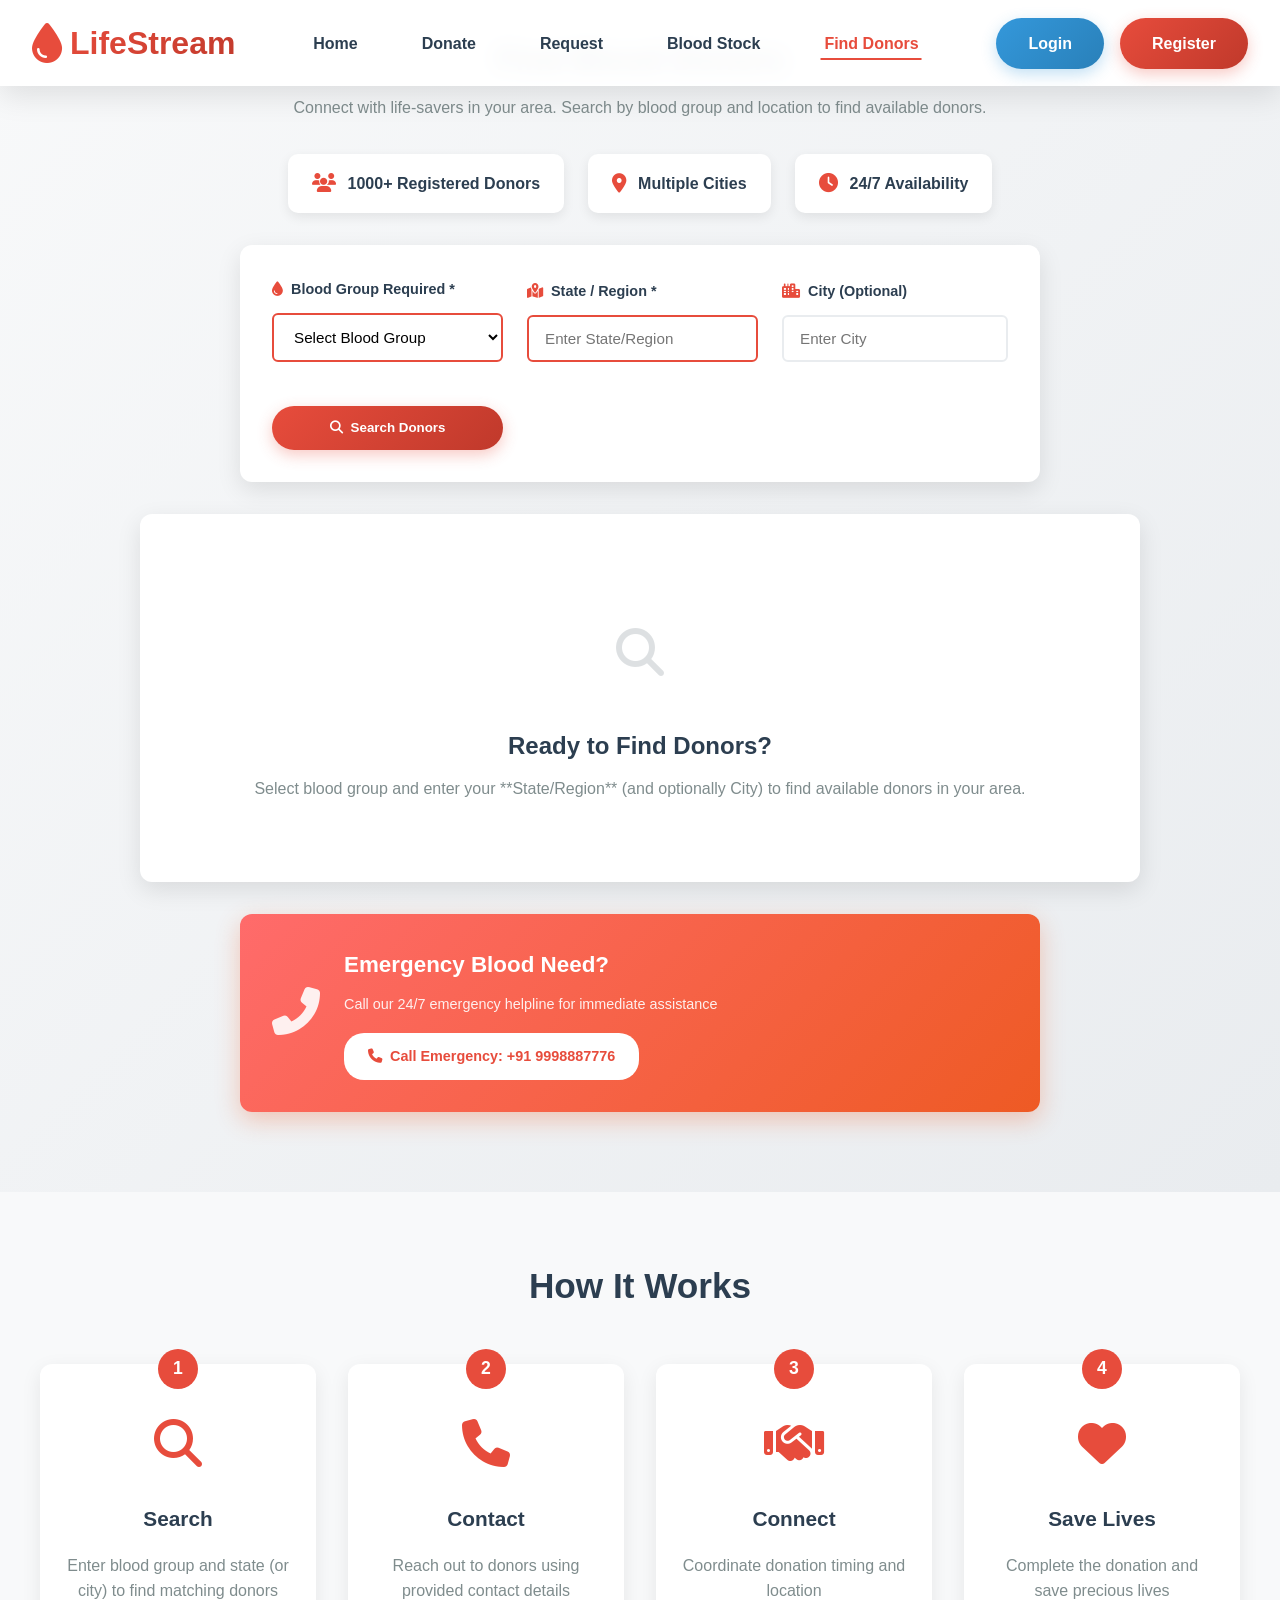
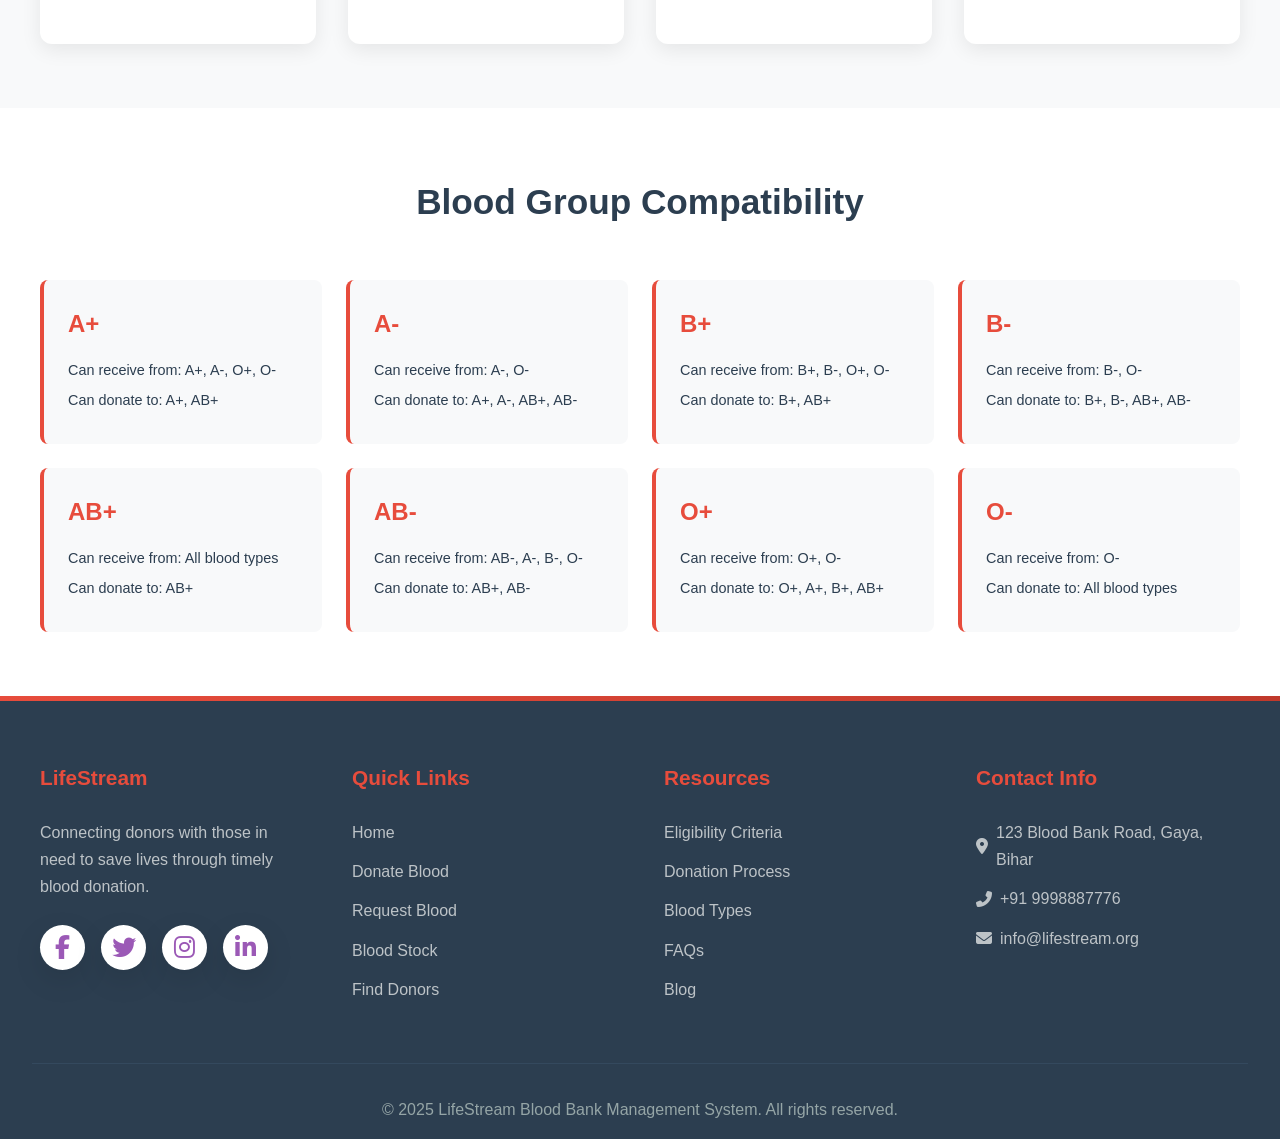
<file: frontend/search.html>
<!DOCTYPE html>
<html lang="en">
<head>
    <meta charset="UTF-8">
    <meta name="viewport" content="width=device-width, initial-scale=1.0">
    <title>Find Donors - LifeStream</title>
    <link rel="stylesheet" href="https://cdnjs.cloudflare.com/ajax/libs/font-awesome/6.4.0/css/all.min.css">
    <link rel="stylesheet" href="css/index.css">
    <link rel="stylesheet" href="css/forms.css">
</head>
<body>
    <header>
        <a href="index.html" class="logo">
            <i class="fas fa-tint"></i>
            <h1>LifeStream</h1>
        </a>
        
        <nav>
            <ul>
                <li><a href="index.html">Home</a></li>
                <li><a href="register.html">Donate</a></li>
                <li><a href="request.html">Request</a></li>
                <li><a href="stock.html">Blood Stock</a></li>
                <li><a href="search.html" class="active">Find Donors</a></li>
            </ul>
        </nav>
        <div class="auth-buttons">
            <a href="login.html" class="btn btn-secondary">Login</a>
            <a href="registration.html" class="btn btn-primary">Register</a>
        </div>
    </header>

    <main>
        <section class="search-section">
            <div class="container">
                <div class="search-header">
                    <h2>Find Blood Donors</h2>
                    <p>Connect with life-savers in your area. Search by blood group and location to find available donors.</p>
                </div>

                <div class="quick-stats">
                    <div class="stat-badge">
                        <i class="fas fa-users"></i>
                        <span id="total-donors-count">Loading donors...</span>
                    </div>
                    <div class="stat-badge">
                        <i class="fas fa-map-marker-alt"></i>
                        <span>Multiple Cities</span>
                    </div>
                    <div class="stat-badge">
                        <i class="fas fa-clock"></i>
                        <span>24/7 Availability</span>
                    </div>
                </div>

                <form id="search-form" class="search-form">
                    <div class="search-filters">
                        <div class="form-group">
                            <label for="blood_group">
                                <i class="fas fa-tint"></i>
                                Blood Group Required *
                            </label>
                            <select id="blood_group" name="blood_group" class="form-control" required>
                                <option value="">Select Blood Group</option>
                                <option value="A+">A+</option>
                                <option value="A-">A-</option>
                                <option value="B+">B+</option>
                                <option value="B-">B-</option>
                                <option value="AB+">AB+</option>
                                <option value="AB-">AB-</option>
                                <option value="O+">O+</option>
                                <option value="O-">O-</option>
                            </select>
                        </div>

                        <div class="form-group">
                            <label for="state">
                                <i class="fas fa-map-marked-alt"></i>
                                State / Region *
                            </label>
                            <input type="text" id="state" name="state" class="form-control" placeholder="Enter State/Region" required>
                        </div>
                        
                        <div class="form-group">
                            <label for="city">
                                <i class="fas fa-city"></i>
                                City (Optional)
                            </label>
                            <input type="text" id="city" name="city" class="form-control" placeholder="Enter City">
                        </div>
                        
                        <button type="submit" class="btn btn-primary btn-search">
                            <i class="fas fa-search"></i>
                            Search Donors
                        </button>
                    </div>
                </form>

                <div id="search-results" class="search-results">
                    <div class="results-placeholder">
                        <div class="placeholder-icon">
                            <i class="fas fa-search"></i>
                        </div>
                        <h3>Ready to Find Donors?</h3>
                        <p>Select blood group and enter your **State/Region** (and optionally City) to find available donors in your area.</p>
                    </div>
                </div>

                <div class="emergency-contact">
                    <div class="emergency-card">
                        <div class="emergency-icon">
                            <i class="fas fa-phone-alt"></i>
                        </div>
                        <div class="emergency-content">
                            <h3>Emergency Blood Need?</h3>
                            <p>Call our 24/7 emergency helpline for immediate assistance</p>
                            <a href="tel:+919998887776" class="btn btn-emergency">
                                <i class="fas fa-phone"></i>
                                Call Emergency: +91 9998887776
                            </a>
                        </div>
                    </div>
                </div>
            </div>
        </section>

        <section class="how-it-works">
            <div class="container">
                <h2>How It Works</h2>
                <div class="steps-grid">
                    <div class="step-card">
                        <div class="step-number">1</div>
                        <div class="step-icon">
                            <i class="fas fa-search"></i>
                        </div>
                        <h3>Search</h3>
                        <p>Enter blood group and state (or city) to find matching donors</p>
                    </div>
                    <div class="step-card">
                        <div class="step-number">2</div>
                        <div class="step-icon">
                            <i class="fas fa-phone"></i>
                        </div>
                        <h3>Contact</h3>
                        <p>Reach out to donors using provided contact details</p>
                    </div>
                    <div class="step-card">
                        <div class="step-number">3</div>
                        <div class="step-icon">
                            <i class="fas fa-handshake"></i>
                        </div>
                        <h3>Connect</h3>
                        <p>Coordinate donation timing and location</p>
                    </div>
                    <div class="step-card">
                        <div class="step-number">4</div>
                        <div class="step-icon">
                            <i class="fas fa-heart"></i>
                        </div>
                        <h3>Save Lives</h3>
                        <p>Complete the donation and save precious lives</p>
                    </div>
                </div>
            </div>
        </section>

        <section class="compatibility-section">
            <div class="container">
                <h2>Blood Group Compatibility</h2>
                <div class="compatibility-grid">
                    <div class="compatibility-card">
                        <h4>A+</h4>
                        <p>Can receive from: A+, A-, O+, O-</p>
                        <p>Can donate to: A+, AB+</p>
                    </div>
                    <div class="compatibility-card">
                        <h4>A-</h4>
                        <p>Can receive from: A-, O-</p>
                        <p>Can donate to: A+, A-, AB+, AB-</p>
                    </div>
                    <div class="compatibility-card">
                        <h4>B+</h4>
                        <p>Can receive from: B+, B-, O+, O-</p>
                        <p>Can donate to: B+, AB+</p>
                    </div>
                    <div class="compatibility-card">
                        <h4>B-</h4>
                        <p>Can receive from: B-, O-</p>
                        <p>Can donate to: B+, B-, AB+, AB-</p>
                    </div>
                    <div class="compatibility-card">
                        <h4>AB+</h4>
                        <p>Can receive from: All blood types</p>
                        <p>Can donate to: AB+</p>
                    </div>
                    <div class="compatibility-card">
                        <h4>AB-</h4>
                        <p>Can receive from: AB-, A-, B-, O-</p>
                        <p>Can donate to: AB+, AB-</p>
                    </div>
                    <div class="compatibility-card">
                        <h4>O+</h4>
                        <p>Can receive from: O+, O-</p>
                        <p>Can donate to: O+, A+, B+, AB+</p>
                    </div>
                    <div class="compatibility-card">
                        <h4>O-</h4>
                        <p>Can receive from: O-</p>
                        <p>Can donate to: All blood types</p>
                    </div>
                </div>
            </div>
        </section>
    </main>

    <footer>
        <div class="footer-content">
            <div class="footer-column">
                <h3>LifeStream</h3>
                <p>Connecting donors with those in need to save lives through timely blood donation.</p>
                <div class="social-links">
                    <a href="#"><i class="fab fa-facebook-f"></i></a>
                    <a href="https://x.com/AmanKumar41235?t=hf9WL_MpPzDalhpzqZTFPA&s=09"><i class="fab fa-twitter"></i></a>
                    <a href="https://www.instagram.com/mr_aman421?igsh=MW93NnZ4MWFsaWtvaw=="><i class="fab fa-instagram"></i></a>
                    <a href="https://www.linkedin.com/in/aman-kumar-216bbb255?utm_source=share&utm_campaign=share_via&utm_content=profile&utm_medium=android_app"><i class="fab fa-linkedin-in"></i></a>
                </div>
            </div>
            <div class="footer-column">
                <h3>Quick Links</h3>
                <ul class="footer-links">
                    <li><a href="index.html">Home</a></li>
                    <li><a href="register.html">Donate Blood</a></li>
                    <li><a href="request.html">Request Blood</a></li>
                    <li><a href="stock.html">Blood Stock</a></li>
                    <li><a href="search.html">Find Donors</a></li>
                </ul>
            </div>
            <div class="footer-column">
                <h3>Resources</h3>
                <ul class="footer-links">
                    <li><a href="#">Eligibility Criteria</a></li>
                    <li><a href="#">Donation Process</a></li>
                    <li><a href="#">Blood Types</a></li>
                    <li><a href="#">FAQs</a></li>
                    <li><a href="#">Blog</a></li>
                </ul>
            </div>
            <div class="footer-column">
                <h3>Contact Info</h3>
                <ul class="footer-links">
                    <li><i class="fas fa-map-marker-alt"></i> 123 Blood Bank Road, Gaya, Bihar</li>
                    <li><i class="fas fa-phone-alt"></i> +91 9998887776</li>
                    <li><i class="fas fa-envelope"></i> info@lifestream.org</li>
                </ul>
            </div>
        </div>
        <div class="footer-bottom">
            <p>&copy; 2025 LifeStream Blood Bank Management System. All rights reserved.</p>
        </div>
    </footer>

    <script src="js/index.js"></script>
    <script>
        // API Base URL
        const API_BASE_URL = 'http://localhost:5000/api';

        // Enhanced search functionality
        document.addEventListener('DOMContentLoaded', function() {
            const searchForm = document.getElementById('search-form');
            
            // Load total donors count
            updateDonorsCount();
            
            // Add search form handler
            searchForm.addEventListener('submit', function(e) {
                e.preventDefault();
                handleDonorSearch(searchForm);
            });
            

        });

        // Get total donors count from backend
        async function updateDonorsCount() {
            try {
                const response = await fetch(`${API_BASE_URL}/admin/donors`); 
                if (response.ok) {
                    const data = await response.json();
                    const totalDonors = data.donors ? data.donors.length : 0;
                    document.getElementById('total-donors-count').textContent = `${totalDonors}+ Registered Donors`;
                } else {
                    document.getElementById('total-donors-count').textContent = '1000+ Registered Donors';
                }
            } catch (error) {
                console.error('Error fetching donors count:', error);
                document.getElementById('total-donors-count').textContent = '1000+ Registered Donors';
            }
        }

        // Main search function using backend API - UPDATED
        async function handleDonorSearch(searchForm) {
            const searchResults = document.getElementById('search-results');
            const formData = new FormData(searchForm);
            const bloodGroup = formData.get('blood_group');
            const state = formData.get('state').trim(); // New required field
            const city = formData.get('city').trim(); // Now optional
            
            if (!bloodGroup || !state) {
                alert("Please select a Blood Group and enter a State/Region.");
                return;
            }

            // Determine the display string for the location
            const locationDisplay = city ? `${city}, ${state}` : state;
            
            // Build query parameters
            const searchQueryParams = new URLSearchParams({
                blood_group: bloodGroup,
                state: state,
                // Only add city to query if it's provided (i.e., not empty)
                ...(city && { city: city }) 
            });

            // Show loading state
            searchResults.innerHTML = `
                <div class="loading-state">
                    <div class="loading-spinner"></div>
                    <p>Searching for ${bloodGroup} donors in ${locationDisplay}...</p>
                </div>
            `;
            
            try {
                // API call to search donors
                const response = await fetch(`${API_BASE_URL}/donors/search?${searchQueryParams.toString()}`);
                
                if (response.ok) {
                    const data = await response.json();
                    displaySearchResults(data.donors || [], bloodGroup, locationDisplay);
                } else {
                    const errorData = await response.json();
                    throw new Error(errorData.message || 'Search failed');
                }
            } catch (error) {
                console.error('Search error:', error);
                displayErrorResults(bloodGroup, locationDisplay, error.message);
            }
        }

        // Display search results - UPDATED
        function displaySearchResults(donors, bloodGroup, locationDisplay) {
            const searchResults = document.getElementById('search-results');
            
            if (!donors || donors.length === 0) {
                searchResults.innerHTML = `
                    <div class="no-results">
                        <i class="fas fa-user-slash"></i>
                        <h3>No Donors Found</h3>
                        <p>We couldn't find any ${bloodGroup} donors in ${locationDisplay}.</p>
                        <div class="suggestions">
                            <p><strong>Suggestions:</strong></p>
                            <ul>
                                <li>Check if the location name is spelled correctly</li>
                                <li>If you searched by City, **try searching by just the State/Region**</li>
                                <li>Contact our emergency helpline for urgent requirements</li>
                                <li><a href="register.html">Become a donor</a> and help others</li>
                            </ul>
                        </div>
                    </div>
                `;
                return;
            }
            
            let resultsHTML = `
                <div class="results-header">
                    <h3>Found ${donors.length} ${bloodGroup} Donor${donors.length > 1 ? 's' : ''} in ${locationDisplay}</h3>
                    <p class="results-subtitle">Contact them directly for blood donation</p>
                </div>
            `;
            
            donors.forEach(donor => {
                resultsHTML += `
                    <div class="donor-card">
                        <div class="donor-header">
                            <div class="donor-info">
                                <h3>${donor.full_name}</h3>
                                <div class="donor-badge">${donor.blood_group}</div>
                            </div>
                        </div>
                        
                        <div class="donor-details">
                            <div class="donor-detail">
                                <i class="fas fa-user"></i>
                                <span>${donor.age} years, ${donor.gender}</span>
                            </div>
                            <div class="donor-detail">
                                <i class="fas fa-map-marker-alt"></i>
                                <span>${donor.city}, ${donor.state}</span>
                            </div>
                            <div class="donor-detail">
                                <i class="fas fa-phone"></i>
                                <span>${donor.mobile}</span>
                            </div>
                            <div class="donor-detail">
                                <i class="fas fa-envelope"></i>
                                <span>${donor.email}</span>
                            </div>
                            ${donor.address ? `
                            <div class="donor-detail">
                                <i class="fas fa-home"></i>
                                <span>${donor.address}</span>
                            </div>
                            ` : ''}
                        </div>
                        
                        <div class="donor-actions">
                            <a href="tel:${donor.mobile}" class="btn-contact">
                                <i class="fas fa-phone"></i>
                                Call Now
                            </a>
                            <a href="mailto:${donor.email}" class="btn-contact">
                                <i class="fas fa-envelope"></i>
                                Send Email
                            </a>
                            <button class="btn-contact btn-whatsapp" onclick="shareOnWhatsApp('${donor.full_name}', '${donor.blood_group}', '${donor.mobile}')">
                                <i class="fab fa-whatsapp"></i>
                                WhatsApp
                            </button>
                        </div>
                    </div>
                `;
            });
            
            searchResults.innerHTML = resultsHTML;
        }

        // Display error results - UPDATED
        function displayErrorResults(bloodGroup, locationDisplay, errorMessage) {
            const searchResults = document.getElementById('search-results');
            searchResults.innerHTML = `
                <div class="no-results">
                    <i class="fas fa-exclamation-triangle"></i>
                    <h3>Search Failed</h3>
                    <p>${errorMessage}</p>
                    <div class="suggestions">
                        <p><strong>Please try:</strong></p>
                        <ul>
                            <li>Check your internet connection</li>
                            <li>Try again in a few moments</li>
                            <li>Contact our emergency helpline for urgent needs</li>
                            <li><a href="request.html">Submit a blood request</a></li>
                        </ul>
                    </div>
                </div>
            `;
        }

        // WhatsApp sharing function
        function shareOnWhatsApp(name, bloodGroup, mobile) {
            const message = `Hello ${name}, I need ${bloodGroup} blood. Can you help?`;
            // NOTE: Mobile number formatting may need to be strictly enforced on the server-side for reliability
            const whatsappURL = `https://wa.me/${mobile.replace('+', '').replace(/\s/g, '')}?text=${encodeURIComponent(message)}`;
            window.open(whatsappURL, '_blank');
        }

    </script>
</body>
</html>
</file>
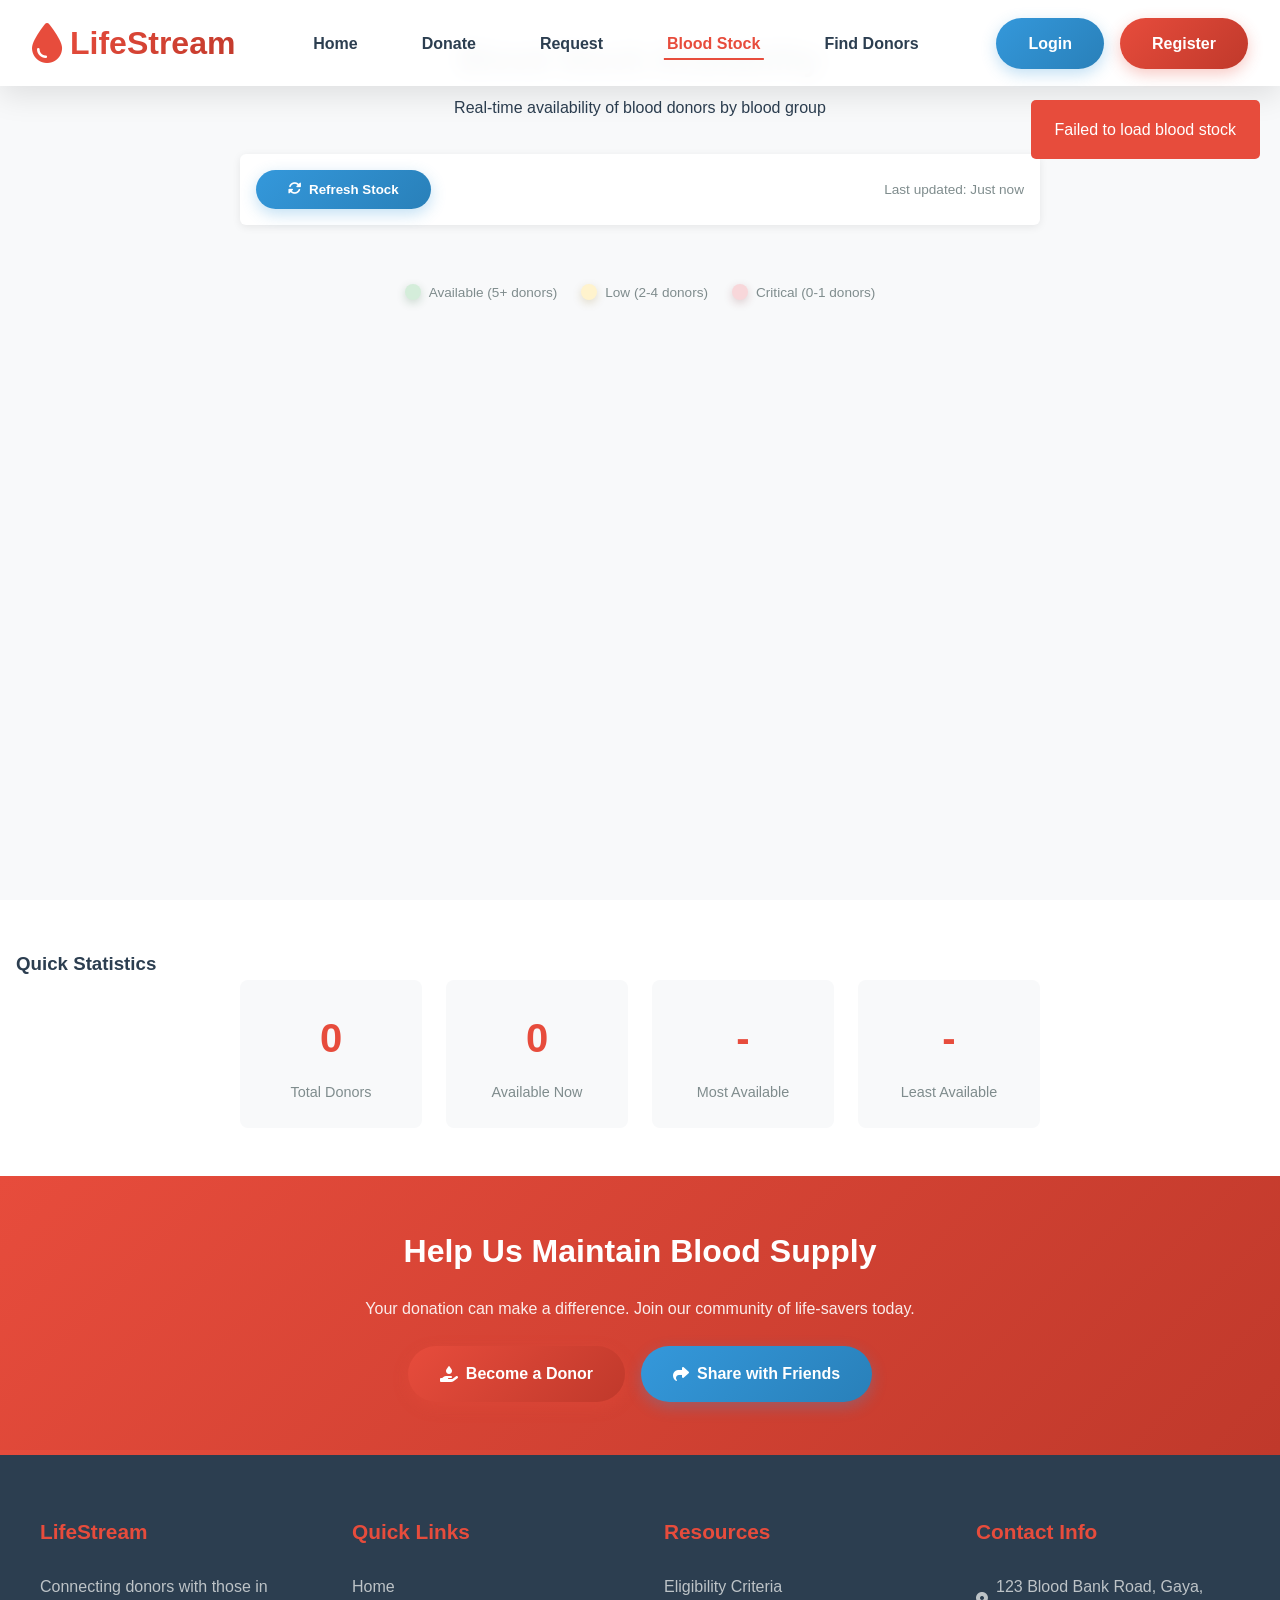
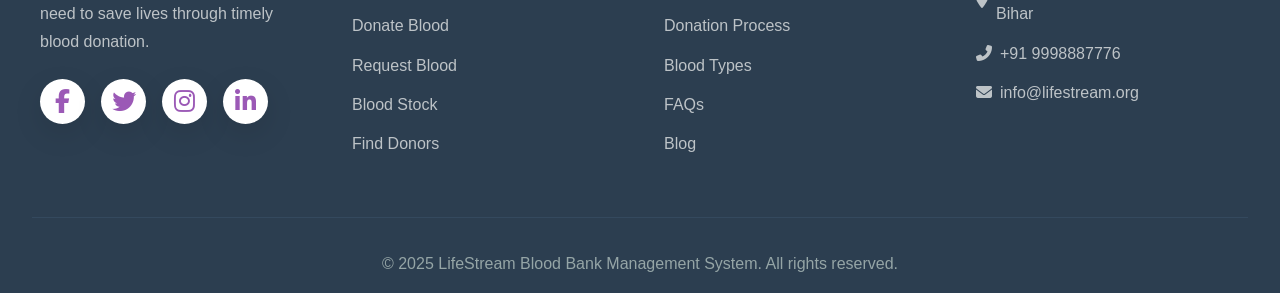
<file: frontend/stock.html>
<!DOCTYPE html>
<html lang="en">
<head>
    <meta charset="UTF-8">
    <meta name="viewport" content="width=device-width, initial-scale=1.0">
    <title>Blood Stock - LifeStream</title>
    <link rel="stylesheet" href="https://cdnjs.cloudflare.com/ajax/libs/font-awesome/6.4.0/css/all.min.css">
    <link rel="stylesheet" href="css/index.css">
    <link rel="stylesheet" href="css/forms.css">
</head>
<body>
    <header>
        <a href="index.html" class="logo">
            <i class="fas fa-tint"></i>
            <h1>LifeStream</h1>
        </a>
        
        <nav>
            <ul>
                <li><a href="index.html">Home</a></li>
                <li><a href="register.html">Donate</a></li>
                <li><a href="request.html">Request</a></li>
                <li><a href="stock.html" class="active">Blood Stock</a></li>
                <li><a href="search.html">Find Donors</a></li>
            </ul>
        </nav>
        <div class="auth-buttons">
            <a href="login.html" class="btn btn-secondary">Login</a>
            <a href="registration.html" class="btn btn-primary">Register</a>
        </div>
    </header>

    <main>
        <section class="stock-section">
            <div class="container">
                <div class="section-header">
                    <h2>Blood Stock Availability</h2>
                    <p>Real-time availability of blood donors by blood group</p>
                </div>

                <div class="stock-controls">
                    <button id="refresh-stock" class="btn btn-secondary">
                        <i class="fas fa-sync-alt"></i>
                        Refresh Stock
                    </button>
                    <span class="last-updated">Last updated: <span id="last-updated-time">Just now</span></span>
                </div>

                <div id="stock-grid" class="stock-grid">
                    <!-- Blood stock will be loaded dynamically -->
                </div>

                <div class="stock-legend">
                    <div class="legend-item">
                        <div class="legend-color status-available"></div>
                        <span>Available (5+ donors)</span>
                    </div>
                    <div class="legend-item">
                        <div class="legend-color status-low"></div>
                        <span>Low (2-4 donors)</span>
                    </div>
                    <div class="legend-item">
                        <div class="legend-color status-critical"></div>
                        <span>Critical (0-1 donors)</span>
                    </div>
                </div>
            </div>
        </section>

        <section class="stats-section">
            <div class="container">
                <h3>Quick Statistics</h3>
                <div class="stats-grid">
                    <div class="stat-item">
                        <div class="stat-number" id="total-donors">0</div>
                        <div class="stat-label">Total Donors</div>
                    </div>
                    <div class="stat-item">
                        <div class="stat-number" id="available-donors">0</div>
                        <div class="stat-label">Available Now</div>
                    </div>
                    <div class="stat-item">
                        <div class="stat-number" id="most-available">-</div>
                        <div class="stat-label">Most Available</div>
                    </div>
                    <div class="stat-item">
                        <div class="stat-number" id="least-available">-</div>
                        <div class="stat-label">Least Available</div>
                    </div>
                </div>
            </div>
        </section>

        <section class="call-to-action">
            <div class="container">
                <div class="cta-content">
                    <h3>Help Us Maintain Blood Supply</h3>
                    <p>Your donation can make a difference. Join our community of life-savers today.</p>
                    <div class="cta-buttons">
                        <a href="register.html" class="btn btn-primary btn-large">
                            <i class="fas fa-hand-holding-water"></i>
                            Become a Donor
                        </a>
                        <a href="request.html" class="btn btn-secondary">
                            <i class="fas fa-share"></i>
                            Share with Friends
                        </a>
                    </div>
                </div>
            </div>
        </section>
    </main>

    <footer>
        <div class="footer-content">
            <div class="footer-column">
                <h3>LifeStream</h3>
                <p>Connecting donors with those in need to save lives through timely blood donation.</p>
                <div class="social-links">
                    <a href="#"><i class="fab fa-facebook-f"></i></a>
                    <a href="https://x.com/AmanKumar41235?t=hf9WL_MpPzDalhpzqZTFPA&s=09"><i class="fab fa-twitter"></i></a>
                    <a href="https://www.instagram.com/mr_aman421?igsh=MW93NnZ4MWFsaWtvaw=="><i class="fab fa-instagram"></i></a>
                    <a href="https://www.linkedin.com/in/aman-kumar-216bbb255?utm_source=share&utm_campaign=share_via&utm_content=profile&utm_medium=android_app"><i class="fab fa-linkedin-in"></i></a>
                </div>
            </div>
            <div class="footer-column">
                <h3>Quick Links</h3>
                <ul class="footer-links">
                    <li><a href="index.html">Home</a></li>
                    <li><a href="register.html">Donate Blood</a></li>
                    <li><a href="request.html">Request Blood</a></li>
                    <li><a href="stock.html">Blood Stock</a></li>
                    <li><a href="search.html">Find Donors</a></li>
                </ul>
            </div>
            <div class="footer-column">
                <h3>Resources</h3>
                <ul class="footer-links">
                    <li><a href="#">Eligibility Criteria</a></li>
                    <li><a href="#">Donation Process</a></li>
                    <li><a href="#">Blood Types</a></li>
                    <li><a href="#">FAQs</a></li>
                    <li><a href="#">Blog</a></li>
                </ul>
            </div>
            <div class="footer-column">
                <h3>Contact Info</h3>
                <ul class="footer-links">
                    <li><i class="fas fa-map-marker-alt"></i> 123 Blood Bank Road, Gaya, Bihar</li>
                    <li><i class="fas fa-phone-alt"></i> +91 9998887776</li>
                    <li><i class="fas fa-envelope"></i> info@lifestream.org</li>
                </ul>
            </div>
        </div>
        <div class="footer-bottom">
            <p>&copy; 2025 LifeStream Blood Bank Management System. All rights reserved.</p>
        </div>
    </footer>

    <script src="js/index.js"></script>
    <script src="js/stock.js"></script>
</body>
</html>
</file>
<file: frontend/css/index.css>
* {
    margin: 0;
    padding: 0;
    box-sizing: border-box;
}

:root {
    --primary-color: #e74c3c;
    --primary-dark: #c0392b;
    --secondary-color: #3498db;
    --accent-color: #9b59b6;
    --text-dark: #2c3e50;
    --text-light: #7f8c8d;
    --background-light: #f8f9fa;
    --white: #ffffff;
    --shadow: 0 10px 30px rgba(0,0,0,0.1);
    --gradient-primary: linear-gradient(135deg, #e74c3c, #c0392b);
    --gradient-secondary: linear-gradient(135deg, #3498db, #2980b9);
    --gradient-accent: linear-gradient(135deg, #9b59b6, #8e44ad);
}

body {
    font-family: 'Segoe UI', Tahoma, Geneva, Verdana, sans-serif;
    line-height: 1.7;
    color: var(--text-dark);
    overflow-x: hidden;
}

/* Header Styles */

header {
    background: rgba(255, 255, 255, 0.95);
    backdrop-filter: blur(10px);
    box-shadow: var(--shadow);
    padding: 1rem 2rem;
    display: flex;
    justify-content: space-between;
    align-items: center;
    position: fixed;
    width: 100%;
    top: 0;
    z-index: 1000;
    transition: all 0.3s ease;
}

header.scrolled {
    padding: 0.75rem 2rem;
    background: rgba(255, 255, 255, 0.98);
}


.logo {
    display: flex;
    align-items: center;
    text-decoration: none;
    color: var(--primary-color);
    transition: transform 0.3s ease;
}


.logo:hover {
    transform: scale(1.05);
}

.logo i {
    font-size: 2.5rem;
    margin-right: 0.5rem;
    animation: pulse 2s infinite;
}

@keyframes pulse {
    0%, 100% { transform: scale(1); }
    50% { transform: scale(1.1); }
}

.logo h1 {
    font-size: 2rem;
    font-weight: 800;
    background: var(--gradient-primary);
    -webkit-background-clip: text;
    -webkit-text-fill-color: transparent;
    background-clip: text;
}

nav ul {
    display: flex;
    list-style: none;
    gap: 2rem;
}

nav ul li a {
    text-decoration: none;
    color: var(--text-dark);
    font-weight: 600;
    padding: 0.5rem 1rem;
    border-radius: 25px;
    transition: all 0.3s ease;
    position: relative;
}

nav ul li a::before {
    content: '';
    position: absolute;
    bottom: 0;
    left: 50%;
    width: 0;
    height: 2px;
    background: var(--primary-color);
    transition: all 0.3s ease;
    transform: translateX(-50%);
}

nav ul li a:hover::before,
nav ul li a.active::before {
    width: 80%;
}

nav ul li a:hover,
nav ul li a.active {
    color: var(--primary-color);
}

.auth-buttons {
    display: flex;
    gap: 1rem;
}

.btn {
    padding: 0.75rem 2rem;
    border: none;
    border-radius: 50px;
    text-decoration: none;
    font-weight: 600;
    cursor: pointer;
    transition: all 0.3s ease;
    text-align: center;
    display: inline-flex;
    align-items: center;
    justify-content: center;
    gap: 0.5rem;
    position: relative;
    overflow: hidden;
}

.btn::before {
    content: '';
    position: absolute;
    top: 0;
    left: -100%;
    width: 100%;
    height: 100%;
    background: linear-gradient(90deg, transparent, rgba(255,255,255,0.3), transparent);
    transition: left 0.5s;
}

.btn:hover::before {
    left: 100%;
}

.btn-primary {
    background: var(--gradient-primary);
    color: var(--white);
    box-shadow: 0 5px 15px rgba(231, 76, 60, 0.3);
}

.btn-primary:hover {
    transform: translateY(-3px);
    box-shadow: 0 8px 25px rgba(231, 76, 60, 0.4);
}

.btn-secondary {
    background: var(--gradient-secondary);
    color: var(--white);
    box-shadow: 0 5px 15px rgba(52, 152, 219, 0.3);
}

.btn-secondary:hover {
    transform: translateY(-3px);
    box-shadow: 0 8px 25px rgba(52, 152, 219, 0.4);
}

.btn-admin {
    background: var(--text-dark);
    size: 10rem;
    color: var(--white);
    box-shadow: 0 5px 15px rgba(253, 253, 253, 0.849);
}

.btn-admin:hover {
    transform: translateY(-3px);
    box-shadow: 0 8px 25px rgba(246, 246, 247, 0.804);
}

/* Hero Section */
.hero {
    position: relative;
    height: 100vh;
    display: flex;
    align-items: center;
    justify-content: center;
    text-align: center;
    color: var(--white);
    overflow: hidden;
}

.hero-video {
    position: absolute;
    top: 0;
    left: 0;
    width: 100%;
    height: 100%;
    object-fit: cover;
    z-index: -2;
}

.hero::before {
    content: '';
    position: absolute;
    top: 0;
    left: 0;
    width: 100%;
    height: 100%;
    background: linear-gradient(135deg, rgba(237, 130, 118, 0.9), rgba(192, 57, 43, 0.8));
    z-index: -1;
}

.hero-content {
    max-width: 800px;
    padding: 2rem;
    animation: fadeInUp 1s ease-out;
}

@keyframes fadeInUp {
    from {
        opacity: 0;
        transform: translateY(50px);
    }
    to {
        opacity: 1;
        transform: translateY(0);
    }
}

.hero h2 {
    font-size: 4rem;
    font-weight: 800;
    margin-bottom: 1.5rem;
    text-shadow: 2px 2px 10px rgba(0,0,0,0.3);
    animation: glow 2s ease-in-out infinite alternate;
}

@keyframes glow {
    from {
        text-shadow: 2px 2px 10px rgba(0,0,0,0.3);
    }
    to {
        text-shadow: 2px 2px 20px rgba(255,255,255,0.5), 0 0 30px rgba(255,255,255,0.3);
    }
}

.hero p {
    font-size: 1.3rem;
    margin-bottom: 2.5rem;
    opacity: 0.95;
    line-height: 1.8;
}

.hero-buttons {
    display: flex;
    gap: 1.5rem;
    justify-content: center;
    flex-wrap: wrap;
}

.hero-btn {
    padding: 1.2rem 2.5rem;
    font-size: 1.1rem;
    font-weight: 600;
    border-radius: 50px;
    text-decoration: none;
    transition: all 0.3s ease;
    position: relative;
    overflow: hidden;
}

.hero-btn-donate {
    background: var(--white);
    color: var(--primary-color);
    box-shadow: 0 8px 25px rgba(255,255,255,0.3);
}

.hero-btn-donate:hover {
    transform: translateY(-5px) scale(1.05);
    box-shadow: 0 15px 35px rgba(255,255,255,0.4);
}

.hero-btn-request {
    background: transparent;
    border: 3px solid var(--white);
    color: var(--white);
    backdrop-filter: blur(10px);
}

.hero-btn-request:hover {
    background: var(--white);
    color: var(--primary-color);
    transform: translateY(-5px);
}

/* Stats Section */
.stats {
    display: grid;
    grid-template-columns: repeat(auto-fit, minmax(250px, 1fr));
    gap: 2rem;
    padding: 5rem 2rem;
    background: var(--background-light);
    position: relative;
}

.stats::before {
    content: '';
    position: absolute;
    top: 0;
    left: 0;
    width: 100%;
    height: 100%;
    background: url('data:image/svg+xml,<svg xmlns="http://www.w3.org/2000/svg" viewBox="0 0 1000 100" fill="%23e74c3c" opacity="0.03"><polygon points="0,0 1000,50 1000,100 0,100"/></svg>') no-repeat center bottom;
    background-size: cover;
}

.stat-card {
    text-align: center;
    padding: 3rem 2rem;
    background: var(--white);
    border-radius: 20px;
    box-shadow: var(--shadow);
    transition: all 0.3s ease;
    position: relative;
    overflow: hidden;
}

.stat-card::before {
    content: '';
    position: absolute;
    top: 0;
    left: -100%;
    width: 100%;
    height: 100%;
    background: var(--gradient-primary);
    opacity: 0.1;
    transition: left 0.5s ease;
}

.stat-card:hover::before {
    left: 0;
}

.stat-card:hover {
    transform: translateY(-10px) scale(1.02);
    box-shadow: 0 20px 40px rgba(0,0,0,0.15);
}

.stat-card i {
    font-size: 4rem;
    color: var(--primary-color);
    margin-bottom: 1.5rem;
    transition: transform 0.3s ease;
}

.stat-card:hover i {
    transform: scale(1.2) rotate(10deg);
}

.stat-card h3 {
    font-size: 3.5rem;
    color: var(--text-dark);
    margin-bottom: 0.5rem;
    font-weight: 800;
    background: var(--gradient-primary);
    -webkit-background-clip: text;
    -webkit-text-fill-color: transparent;
    background-clip: text;
}

.stat-card p {
    font-size: 1.1rem;
    color: var(--text-light);
    font-weight: 600;
}

/* Features Section */
.features {
    padding: 6rem 2rem;
    background: var(--white);
}

.section-title {
    text-align: center;
    margin-bottom: 4rem;
    padding: 0 2rem;
}

.section-title h2 {
    font-size: 3.5rem;
    color: var(--text-dark);
    margin-bottom: 1rem;
    font-weight: 800;
    position: relative;
    display: inline-block;
}

.section-title h2::after {
    content: '';
    position: absolute;
    bottom: -10px;
    left: 50%;
    transform: translateX(-50%);
    width: 100px;
    height: 4px;
    background: var(--gradient-primary);
    border-radius: 2px;
}

.section-title p {
    font-size: 1.2rem;
    color: var(--text-light);
    max-width: 600px;
    margin: 0 auto;
    line-height: 1.8;
}

.features-grid {
    display: grid;
    grid-template-columns: repeat(auto-fit, minmax(350px, 1fr));
    gap: 3rem;
    max-width: 1200px;
    margin: 0 auto;
}

.feature-card {
    background: var(--white);
    border-radius: 20px;
    padding: 3rem 2rem;
    box-shadow: var(--shadow);
    text-align: center;
    transition: all 0.3s ease;
    position: relative;
    overflow: hidden;
    border: 1px solid rgba(231, 76, 60, 0.1);
}

.feature-card::before {
    content: '';
    position: absolute;
    top: 0;
    left: 0;
    width: 100%;
    height: 5px;
    background: var(--gradient-primary);
}

.feature-card:hover {
    transform: translateY(-10px) scale(1.02);
    box-shadow: 0 25px 50px rgba(0,0,0,0.15);
}

.feature-icon {
    font-size: 4rem;
    color: var(--primary-color);
    margin-bottom: 2rem;
    transition: all 0.3s ease;
}

.feature-card:hover .feature-icon {
    transform: scale(1.2) rotate(360deg);
}

.feature-content h3 {
    font-size: 1.8rem;
    margin-bottom: 1rem;
    color: var(--text-dark);
    font-weight: 700;
}

.feature-content p {
    color: var(--text-light);
    margin-bottom: 2rem;
    line-height: 1.7;
}

/* Blood Groups Section */
.blood-groups {
    padding: 6rem 2rem;
    background: var(--background-light);
    position: relative;
}

.blood-groups::before {
    content: '';
    position: absolute;
    top: 0;
    left: 0;
    width: 100%;
    height: 100%;
    background: url('data:image/svg+xml,<svg xmlns="http://www.w3.org/2000/svg" viewBox="0 0 1000 100" fill="%233498db" opacity="0.03"><polygon points="0,100 1000,50 1000,0 0,0"/></svg>') no-repeat center top;
    background-size: cover;
}

.blood-grid {
    display: grid;
    grid-template-columns: repeat(auto-fit, minmax(180px, 1fr));
    gap: 1.5rem;
    max-width: 1000px;
    margin: 0 auto;
}

.blood-card {
    background: var(--white);
    padding: 2.5rem 1rem;
    border-radius: 15px;
    text-align: center;
    box-shadow: var(--shadow);
    transition: all 0.3s ease;
    position: relative;
    overflow: hidden;
}

.blood-card::before {
    content: '';
    position: absolute;
    top: 0;
    left: 0;
    width: 100%;
    height: 100%;
    background: var(--gradient-primary);
    opacity: 0;
    transition: opacity 0.3s ease;
}

.blood-card:hover::before {
    opacity: 0.05;
}

.blood-card:hover {
    transform: translateY(-5px) scale(1.05);
}

.blood-type {
    font-size: 2rem;
    font-weight: 800;
    color: var(--text-dark);
    margin-bottom: 0.5rem;
    position: relative;
    z-index: 1;
}

.blood-status {
    font-weight: 600;
    padding: 0.5rem 1rem;
    border-radius: 25px;
    font-size: 0.9rem;
    position: relative;
    z-index: 1;
    display: inline-block;
}

.status-available {
    background: #d4edda;
    color: #155724;
    box-shadow: 0 3px 10px rgba(21, 87, 36, 0.2);
}

.status-low {
    background: #fff3cd;
    color: #856404;
    box-shadow: 0 3px 10px rgba(133, 100, 4, 0.2);
}

.status-critical {
    background: #f8d7da;
    color: #721c24;
    box-shadow: 0 3px 10px rgba(114, 28, 36, 0.2);
    animation: pulse-critical 2s infinite;
}

@keyframes pulse-critical {
    0%, 100% { transform: scale(1); }
    50% { transform: scale(1.05); }
}

/* Testimonials Section */
.testimonials {
    padding: 6rem 2rem;
    background: var(--white);
}

.testimonial-grid {
    display: grid;
    grid-template-columns: repeat(auto-fit, minmax(350px, 1fr));
    gap: 3rem;
    max-width: 1200px;
    margin: 0 auto;
}

.testimonial-card {
    background: var(--white);
    padding: 3rem 2rem;
    border-radius: 20px;
    box-shadow: var(--shadow);
    position: relative;
    transition: all 0.3s ease;
    border: 1px solid rgba(52, 152, 219, 0.1);
}

.testimonial-card::before {
    content: '"';
    position: absolute;
    top: 20px;
    left: 20px;
    font-size: 5rem;
    color: var(--secondary-color);
    opacity: 0.1;
    font-family: serif;
}

.testimonial-card:hover {
    transform: translateY(-5px);
    box-shadow: 0 20px 40px rgba(0,0,0,0.15);
}

.testimonial-text {
    font-style: italic;
    margin-bottom: 2rem;
    color: var(--text-dark);
    line-height: 1.8;
    font-size: 1.1rem;
    position: relative;
    z-index: 1;
}

.testimonial-author {
    display: flex;
    align-items: center;
}

.author-avatar {
    width: 60px;
    height: 60px;
    border-radius: 50%;
    background: var(--gradient-primary);
    color: var(--white);
    display: flex;
    align-items: center;
    justify-content: center;
    font-weight: 700;
    font-size: 1.2rem;
    margin-right: 1rem;
    flex-shrink: 0;
}

.author-info h4 {
    color: var(--text-dark);
    margin-bottom: 0.25rem;
    font-weight: 700;
}

.author-info p {
    color: var(--text-light);
    font-size: 0.9rem;
}

/* Contact Section */
.contact {
    padding: 6rem 2rem;
    background: var(--background-light);
    position: relative;
}

.contact::before {
    content: '';
    position: absolute;
    top: 0;
    left: 0;
    width: 100%;
    height: 100%;
    background: url('data:image/svg+xml,<svg xmlns="http://www.w3.org/2000/svg" viewBox="0 0 1000 100" fill="%239b59b6" opacity="0.03"><polygon points="0,0 1000,100 0,100"/></svg>') no-repeat center bottom;
    background-size: cover;
}

.contact-container {
    display: grid;
    grid-template-columns: 1fr 1fr;
    gap: 4rem;
    max-width: 1200px;
    margin: 0 auto;
}

.contact-info {
    display: flex;
    flex-direction: column;
    gap: 2rem;
}

.contact-item {
    display: flex;
    align-items: flex-start;
    padding: 2rem;
    background: var(--white);
    border-radius: 15px;
    box-shadow: var(--shadow);
    transition: all 0.3s ease;
}

.contact-item:hover {
    transform: translateX(10px);
    box-shadow: 0 15px 30px rgba(0,0,0,0.15);
}

.contact-icon {
    background: var(--gradient-accent);
    color: var(--white);
    width: 60px;
    height: 60px;
    border-radius: 50%;
    display: flex;
    align-items: center;
    justify-content: center;
    margin-right: 1.5rem;
    flex-shrink: 0;
    font-size: 1.5rem;
}

.contact-details h3 {
    margin-bottom: 0.5rem;
    color: var(--text-dark);
    font-weight: 700;
}

.contact-details p {
    color: var(--text-light);
    line-height: 1.6;
}

.social-links {
    display: flex;
    gap: 1rem;
    margin-top: 0.5rem;
}

.social-links a {
    color: var(--accent-color);
    text-decoration: none;
    font-size: 1.5rem;
    transition: all 0.3s ease;
    width: 45px;
    height: 45px;
    border-radius: 50%;
    display: flex;
    align-items: center;
    justify-content: center;
    background: var(--white);
    box-shadow: var(--shadow);
}

.social-links a:hover {
    color: var(--white);
    background: var(--gradient-accent);
    transform: translateY(-3px);
}

.contact-form {
    background: var(--white);
    padding: 3rem;
    border-radius: 20px;
    box-shadow: var(--shadow);
}

.form-group {
    margin-bottom: 1.5rem;
}

.form-group label {
    display: block;
    margin-bottom: 0.5rem;
    font-weight: 600;
    color: var(--text-dark);
}

.form-control {
    width: 100%;
    padding: 1rem 1.5rem;
    border: 2px solid #e9ecef;
    border-radius: 10px;
    font-size: 1rem;
    transition: all 0.3s ease;
    font-family: inherit;
}

.form-control:focus {
    outline: none;
    border-color: var(--accent-color);
    box-shadow: 0 0 0 3px rgba(155, 89, 182, 0.1);
}

/* Footer */
footer {
    background: var(--text-dark);
    color: var(--white);
    padding: 4rem 2rem 1rem;
    position: relative;
}

footer::before {
    content: '';
    position: absolute;
    top: 0;
    left: 0;
    width: 100%;
    height: 5px;
    background: var(--gradient-primary);
}

.footer-content {
    display: grid;
    grid-template-columns: repeat(auto-fit, minmax(250px, 1fr));
    gap: 3rem;
    max-width: 1200px;
    margin: 0 auto 3rem;
}

.footer-column h3 {
    margin-bottom: 1.5rem;
    color: var(--primary-color);
    font-weight: 700;
    font-size: 1.3rem;
}

.footer-column p {
    color: #bdc3c7;
    line-height: 1.7;
    margin-bottom: 1.5rem;
}

.footer-links {
    list-style: none;
}

.footer-links li {
    margin-bottom: 0.75rem;
}

.footer-links a,
.footer-links li {
    color: #bdc3c7;
    text-decoration: none;
    transition: color 0.3s ease;
    display: flex;
    align-items: center;
    gap: 0.5rem;
}

.footer-links a:hover {
    color: var(--primary-color);
    transform: translateX(5px);
}

.footer-bottom {
    text-align: center;
    padding-top: 2rem;
    border-top: 1px solid #34495e;
    color: #95a5a6;
}

/* Responsive Design */
@media (max-width: 768px) {
    header {
        flex-direction: column;
        padding: 1rem;
        gap: 1rem;
    }
    
    nav ul {
        gap: 1rem;
    }
    
    .hero h2 {
        font-size: 2.5rem;
    }
    
    .hero p {
        font-size: 1.1rem;
    }
    
    .hero-buttons {
        flex-direction: column;
        align-items: center;
    }
    
    .contact-container {
        grid-template-columns: 1fr;
    }
    
    .features-grid {
        grid-template-columns: 1fr;
    }
    
    .blood-grid {
        grid-template-columns: repeat(2, 1fr);
    }
    
    .testimonial-grid {
        grid-template-columns: 1fr;
    }
    
    .stats {
        grid-template-columns: repeat(2, 1fr);
    }
    
    .section-title h2 {
        font-size: 2.5rem;
    }
}

/* Scroll Animations */
.fade-in {
    opacity: 0;
    transform: translateY(30px);
    transition: all 0.6s ease;
}

.fade-in.visible {
    opacity: 1;
    transform: translateY(0);
}

/* Loading Animation */
.loading-spinner {
    display: inline-block;
    width: 20px;
    height: 20px;
    border: 3px solid rgba(255,255,255,.3);
    border-radius: 50%;
    border-top-color: #fff;
    animation: spin 1s ease-in-out infinite;
}

@keyframes spin {
    to { transform: rotate(360deg); }
}

/* Add this to the end of index.css */

/* Floating Animation */
@keyframes float {
    0%, 100% { transform: translateY(0px); }
    50% { transform: translateY(-20px); }
}

.floating {
    animation: float 3s ease-in-out infinite;
}

/* Typewriter Effect */
.typewriter {
    overflow: hidden;
    border-right: 3px solid var(--primary-color);
    white-space: nowrap;
    margin: 0 auto;
    animation: typing 3.5s steps(40, end), blink-caret 0.75s step-end infinite;
}

@keyframes typing {
    from { width: 0 }
    to { width: 100% }
}

@keyframes blink-caret {
    from, to { border-color: transparent }
    50% { border-color: var(--primary-color) }
}

/* Particle Background */
.particles {
    position: absolute;
    top: 0;
    left: 0;
    width: 100%;
    height: 100%;
    z-index: -1;
}

.particle {
    position: absolute;
    background: rgba(255, 255, 255, 0.5);
    border-radius: 50%;
    animation: float 6s ease-in-out infinite;
}
</file>
<file: frontend/css/admin.css>
/* Admin Panel Specific Styles */
.admin-section {
    display: none;
    padding: 2rem;
    min-height: calc(100vh - 200px);
}

.admin-section.active {
    display: block;
}

.admin-header {
    margin-bottom: 2rem;
}

.admin-header h2 {
    font-size: 2.5rem;
    color: #2c3e50;
    margin-bottom: 0.5rem;
}

.admin-header p {
    color: #6c757d;
    font-size: 1.1rem;
}

/* Stats Grid */
.stats-grid {
    display: grid;
    grid-template-columns: repeat(auto-fit, minmax(250px, 1fr));
    gap: 1.5rem;
    margin-bottom: 2rem;
}

.stat-card {
    background: white;
    padding: 1.5rem;
    border-radius: 10px;
    box-shadow: 0 5px 15px rgba(0,0,0,0.1);
    display: flex;
    align-items: center;
    gap: 1rem;
    transition: transform 0.3s;
}

.stat-card:hover {
    transform: translateY(-2px);
}

.stat-icon {
    width: 60px;
    height: 60px;
    background: linear-gradient(135deg, #e74c3c, #c0392b);
    border-radius: 50%;
    display: flex;
    align-items: center;
    justify-content: center;
    color: white;
    font-size: 1.5rem;
}

.stat-info h3 {
    font-size: 2rem;
    color: #2c3e50;
    margin-bottom: 0.25rem;
}

.stat-info p {
    color: #6c757d;
    font-size: 0.9rem;
}

/* Dashboard Content */
.dashboard-content {
    display: grid;
    grid-template-columns: 1fr 1fr;
    gap: 2rem;
    margin-bottom: 2rem;
}

.dashboard-column {
    display: flex;
    flex-direction: column;
    gap: 1.5rem;
}

.card {
    background: white;
    border-radius: 10px;
    box-shadow: 0 5px 15px rgba(0,0,0,0.1);
    overflow: hidden;
}

.card-header {
    padding: 1.5rem;
    background: #f8f9fa;
    border-bottom: 1px solid #e9ecef;
    display: flex;
    justify-content: space-between;
    align-items: center;
}

.card-header h3 {
    margin: 0;
    color: #2c3e50;
}

.card-body {
    padding: 1.5rem;
}

/* Requests List */
.requests-list {
    display: flex;
    flex-direction: column;
    gap: 1rem;
}

.request-item {
    padding: 1rem;
    border: 1px solid #e9ecef;
    border-radius: 8px;
    display: flex;
    justify-content: space-between;
    align-items: center;
}

.request-info h4 {
    margin: 0 0 0.25rem 0;
    color: #2c3e50;
}

.request-info p {
    margin: 0;
    color: #6c757d;
    font-size: 0.9rem;
}

.request-status {
    padding: 0.25rem 0.75rem;
    border-radius: 20px;
    font-size: 0.8rem;
    font-weight: 500;
}

.status-pending {
    background: #fff3cd;
    color: #856404;
}

.status-approved {
    background: #d1ecf1;
    color: #0c5460;
}

.status-completed {
    background: #d4edda;
    color: #155724;
}

.status-rejected {
    background: #f8d7da;
    color: #721c24;
}

/* Stock Overview */
.stock-overview {
    display: grid;
    grid-template-columns: repeat(auto-fit, minmax(100px, 1fr));
    gap: 1rem;
}

.stock-item {
    text-align: center;
    padding: 1rem;
    border-radius: 8px;
    background: #f8f9fa;
}

.stock-type {
    font-weight: bold;
    font-size: 1.2rem;
    margin-bottom: 0.5rem;
}

.stock-count {
    font-size: 1.5rem;
    font-weight: bold;
    color: #e74c3c;
}

/* Quick Actions */
.quick-actions {
    background: white;
    padding: 1.5rem;
    border-radius: 10px;
    box-shadow: 0 5px 15px rgba(0,0,0,0.1);
}

.quick-actions h3 {
    margin-bottom: 1rem;
    color: #2c3e50;
}

.action-buttons {
    display: flex;
    gap: 1rem;
    flex-wrap: wrap;
}

/* Table Styles */
.table-controls {
    display: flex;
    justify-content: space-between;
    align-items: center;
    margin-bottom: 1.5rem;
    gap: 1rem;
}

.search-box {
    position: relative;
    flex: 1;
    max-width: 400px;
}

.search-box input {
    padding-left: 2.5rem;
}

.search-box i {
    position: absolute;
    left: 1rem;
    top: 50%;
    transform: translateY(-50%);
    color: #6c757d;
}

.filters {
    display: flex;
    gap: 1rem;
    margin-bottom: 1.5rem;
}

.filters .form-control {
    min-width: 150px;
}

.table-container {
    background: white;
    border-radius: 10px;
    box-shadow: 0 5px 15px rgba(0,0,0,0.1);
    overflow: hidden;
}

.data-table {
    width: 100%;
    border-collapse: collapse;
}

.data-table th,
.data-table td {
    padding: 1rem;
    text-align: left;
    border-bottom: 1px solid #e9ecef;
}

.data-table th {
    background: #f8f9fa;
    font-weight: 600;
    color: #2c3e50;
}

.data-table tr:hover {
    background: #f8f9fa;
}

.table-footer {
    display: flex;
    justify-content: space-between;
    align-items: center;
    padding: 1rem;
    background: white;
    border-top: 1px solid #e9ecef;
}

.pagination {
    display: flex;
    align-items: center;
    gap: 1rem;
}

.btn-sm {
    padding: 0.5rem 1rem;
    font-size: 0.9rem;
}

/* Action Buttons in Tables */
.action-buttons-small {
    display: flex;
    gap: 0.5rem;
}

.btn-view {
    background: #3498db;
    color: white;
    border: none;
    padding: 0.25rem 0.75rem;
    border-radius: 4px;
    cursor: pointer;
    font-size: 0.8rem;
}

.btn-edit {
    background: #f39c12;
    color: white;
    border: none;
    padding: 0.25rem 0.75rem;
    border-radius: 4px;
    cursor: pointer;
    font-size: 0.8rem;
}

.btn-delete {
    background: #e74c3c;
    color: white;
    border: none;
    padding: 0.25rem 0.75rem;
    border-radius: 4px;
    cursor: pointer;
    font-size: 0.8rem;
}

/* Stock Management */
.stock-management {
    display: grid;
    grid-template-columns: 2fr 1fr;
    gap: 2rem;
}

.stock-cards {
    display: grid;
    grid-template-columns: repeat(auto-fit, minmax(150px, 1fr));
    gap: 1rem;
}

.stock-card-admin {
    background: white;
    padding: 1.5rem;
    border-radius: 10px;
    box-shadow: 0 5px 15px rgba(0,0,0,0.1);
    text-align: center;
    border: 3px solid transparent;
}

.stock-card-admin.critical {
    border-color: #e74c3c;
    animation: pulse 2s infinite;
}

.stock-card-admin.low {
    border-color: #f39c12;
}

.stock-card-admin.available {
    border-color: #27ae60;
}

@keyframes pulse {
    0% { border-color: #e74c3c; }
    50% { border-color: transparent; }
    100% { border-color: #e74c3c; }
}

.stock-actions {
    background: white;
    padding: 1.5rem;
    border-radius: 10px;
    box-shadow: 0 5px 15px rgba(0,0,0,0.1);
}

.stock-actions h3 {
    margin-bottom: 1.5rem;
    color: #2c3e50;
}

.action-form .form-row {
    display: grid;
    grid-template-columns: 1fr;
    gap: 1rem;
    margin-bottom: 1.5rem;
}

/* Modal Styles */
.modal {
    display: none;
    position: fixed;
    z-index: 1000;
    left: 0;
    top: 0;
    width: 100%;
    height: 100%;
    background-color: rgba(0,0,0,0.5);
}

.modal-content {
    background-color: white;
    margin: 5% auto;
    padding: 0;
    border-radius: 10px;
    width: 90%;
    max-width: 600px;
    box-shadow: 0 10px 30px rgba(0,0,0,0.3);
}

.modal-header {
    padding: 1.5rem;
    background: #f8f9fa;
    border-bottom: 1px solid #e9ecef;
    display: flex;
    justify-content: space-between;
    align-items: center;
}

.modal-header h3 {
    margin: 0;
    color: #2c3e50;
}

.close {
    color: #6c757d;
    font-size: 1.5rem;
    font-weight: bold;
    cursor: pointer;
}

.close:hover {
    color: #2c3e50;
}

.modal-body {
    padding: 1.5rem;
    max-height: 60vh;
    overflow-y: auto;
}

.modal-footer {
    padding: 1rem 1.5rem;
    background: #f8f9fa;
    border-top: 1px solid #e9ecef;
    display: flex;
    justify-content: flex-end;
    gap: 1rem;
}

/* Request Details */
.request-details-grid {
    display: grid;
    grid-template-columns: 1fr 1fr;
    gap: 1rem;
}

.detail-group {
    margin-bottom: 1rem;
}

.detail-label {
    font-weight: 600;
    color: #2c3e50;
    margin-bottom: 0.25rem;
}

.detail-value {
    color: #6c757d;
}

/* Responsive Design */
@media (max-width: 768px) {
    .admin-section {
        padding: 1rem;
    }
    
    .stats-grid {
        grid-template-columns: 1fr;
    }
    
    .dashboard-content {
        grid-template-columns: 1fr;
    }
    
    .table-controls {
        flex-direction: column;
        align-items: stretch;
    }
    
    .filters {
        flex-direction: column;
    }
    
    .stock-management {
        grid-template-columns: 1fr;
    }
    
    .request-details-grid {
        grid-template-columns: 1fr;
    }
    
    .data-table {
        font-size: 0.9rem;
    }
    
    .data-table th,
    .data-table td {
        padding: 0.5rem;
    }
    
    .action-buttons-small {
        flex-direction: column;
    }
}
</file>
<file: frontend/css/auth.css>
/* Authentication Styles - Blood Donation Theme */
:root {
    --primary-red: #e74c3c;
    --primary-dark: #c0392b;
    --secondary-blue: #3498db;
    --light-bg: #f8f9fa;
    --text-dark: #2c3e50;
    --text-light: #7f8c8d;
    --border-color: #e9ecef;
}

.auth-section {
    padding: 1rem;
    background: linear-gradient(135deg, #f8f9fa 0%, #e9ecef 100%);
    min-height: 100vh;
    display: flex;
    align-items: center;
    justify-content: center;
    position: relative;
}

/* Blood Drop Pattern Background */
.auth-section::before {
    content: '';
    position: absolute;
    top: 0;
    left: 0;
    width: 100%;
    height: 100%;
    background-image: url("data:image/svg+xml,%3Csvg width='120' height='120' viewBox='0 0 120 120' xmlns='http://www.w3.org/2000/svg'%3E%3Cpath d='M60 25 C72 12 96 18 96 36 C96 54 60 84 60 84 C60 84 24 54 24 36 C24 18 48 12 60 25 Z' fill='%23e74c3c' opacity='0.03'/%3E%3C/svg%3E");
    background-size: 150px 150px;
    opacity: 0.4;
}

.auth-container {
    display: grid;
    grid-template-columns: 1fr 1fr;
    max-width: 900px;
    background: white;
    border-radius: 12px;
    box-shadow: 0 8px 25px rgba(0,0,0,0.1);
    overflow: hidden;
    min-height: 500px;
    position: relative;
    z-index: 1;
}

.auth-card {
    padding: 2.5rem;
    display: flex;
    flex-direction: column;
    justify-content: center;
    background: white;
}

.auth-header {
    text-align: center;
    margin-bottom: 2rem;
}

.auth-header h2 {
    font-size: 1.8rem;
    color: var(--text-dark);
    margin-bottom: 0.5rem;
    font-weight: 700;
}

.auth-header p {
    color: var(--text-light);
    font-size: 0.95rem;
}

/* Form Styles */
.auth-card .form-group {
    margin-bottom: 1.25rem;
}

.auth-card .form-group label {
    display: block;
    margin-bottom: 0.5rem;
    font-weight: 600;
    color: var(--text-dark);
    font-size: 0.9rem;
}

.auth-card .form-control {
    width: 100%;
    padding: 0.8rem 1rem;
    border: 2px solid var(--border-color);
    border-radius: 6px;
    font-size: 0.95rem;
    transition: all 0.3s ease;
    background: white;
}

.auth-card .form-control:focus {
    outline: none;
    border-color: var(--primary-red);
    box-shadow: 0 0 0 3px rgba(231, 76, 60, 0.1);
}

.form-options {
    display: flex;
    justify-content: space-between;
    align-items: center;
    margin-bottom: 1.5rem;
}

.checkbox {
    display: flex;
    align-items: center;
    gap: 0.5rem;
    cursor: pointer;
    font-size: 0.85rem;
}

.checkbox input {
    width: auto;
}

.forgot-password {
    color: var(--secondary-blue);
    text-decoration: none;
    font-size: 0.85rem;
}

.forgot-password:hover {
    text-decoration: underline;
}

/* Auth Button */
.btn-auth {
    width: 100%;
    padding: 0.9rem;
    font-size: 0.95rem;
    font-weight: 600;
    margin-bottom: 1.5rem;
    background: var(--primary-red);
    color: white;
    border: none;
    border-radius: 6px;
    cursor: pointer;
    transition: all 0.3s ease;
}

.btn-auth:hover {
    background: var(--primary-dark);
    transform: translateY(-1px);
}

.auth-footer {
    text-align: center;
    margin-bottom: 1.5rem;
}

.auth-footer a {
    color: var(--secondary-blue);
    text-decoration: none;
    font-weight: 500;
}

.auth-divider {
    text-align: center;
    position: relative;
    margin-bottom: 1.5rem;
}

.auth-divider::before {
    content: '';
    position: absolute;
    top: 50%;
    left: 0;
    right: 0;
    height: 1px;
    background: var(--border-color);
}

.auth-divider span {
    background: white;
    padding: 0 1rem;
    color: var(--text-light);
    font-size: 0.85rem;
}

.social-auth {
    display: grid;
    grid-template-columns: 1fr 1fr;
    gap: 0.8rem;
}

.btn-social {
    padding: 0.7rem;
    border: 2px solid var(--border-color);
    background: white;
    color: var(--text-dark);
    border-radius: 6px;
    display: flex;
    align-items: center;
    justify-content: center;
    gap: 0.5rem;
    transition: all 0.3s ease;
    font-size: 0.85rem;
}

.btn-social:hover {
    border-color: var(--primary-red);
}

/* Welcome Section */
.auth-welcome {
    background: linear-gradient(135deg, var(--primary-red) 0%, var(--primary-dark) 100%);
    color: white;
    padding: 2.5rem;
    display: flex;
    align-items: center;
    justify-content: center;
    position: relative;
    overflow: hidden;
}

/* Blood Drop Pattern in Welcome Section */
.auth-welcome::before {
    content: '';
    position: absolute;
    top: 0;
    left: 0;
    width: 100%;
    height: 100%;
    background-image: url("data:image/svg+xml,%3Csvg width='100' height='100' viewBox='0 0 100 100' xmlns='http://www.w3.org/2000/svg'%3E%3Cpath d='M50 20 C60 10 80 15 80 30 C80 45 50 70 50 70 C50 70 20 45 20 30 C20 15 40 10 50 20 Z' fill='white' opacity='0.08'/%3E%3C/svg%3E");
    background-size: 80px 80px;
}

.welcome-content {
    position: relative;
    z-index: 1;
    text-align: center;
}

.welcome-content h2 {
    font-size: 1.6rem;
    margin-bottom: 1rem;
    font-weight: 700;
}

.welcome-content p {
    font-size: 0.9rem;
    margin-bottom: 1.5rem;
    opacity: 0.9;
    line-height: 1.5;
}

.welcome-features {
    display: flex;
    flex-direction: column;
    gap: 1rem;
}

.feature {
    display: flex;
    align-items: center;
    gap: 0.8rem;
    padding: 0.7rem;
    background: rgba(255, 255, 255, 0.1);
    border-radius: 6px;
    backdrop-filter: blur(10px);
}

.feature i {
    font-size: 1.1rem;
    width: 30px;
    height: 30px;
    background: rgba(255, 255, 255, 0.2);
    border-radius: 50%;
    display: flex;
    align-items: center;
    justify-content: center;
    flex-shrink: 0;
}

.feature span {
    font-size: 0.85rem;
    text-align: left;
    font-weight: 500;
}

/* Responsive Design */
@media (max-width: 768px) {
    .auth-container {
        grid-template-columns: 1fr;
        margin: 0.5rem;
        min-height: auto;
    }
    
    .auth-welcome {
        display: none;
    }
    
    .auth-card {
        padding: 2rem;
    }
    
    .social-auth {
        grid-template-columns: 1fr;
    }
    
    .form-options {
        flex-direction: column;
        gap: 0.8rem;
        align-items: flex-start;
    }
    
    .auth-header h2 {
        font-size: 1.6rem;
    }
}

@media (max-width: 480px) {
    .auth-card {
        padding: 1.5rem;
    }
    
    .auth-header h2 {
        font-size: 1.4rem;
    }
}
</file>
<file: frontend/css/forms.css>
/* Forms Specific Styles - Blood Donation Theme */
:root {
    --primary-red: #e74c3c;
    --primary-dark: #c0392b;
    --secondary-blue: #3498db;
    --light-bg: #f8f9fa;
    --text-dark: #2c3e50;
    --text-light: #7f8c8d;
    --border-color: #e9ecef;
    --success-color: #27ae60;
    --warning-color: #f39c12;
    --danger-color: #e74c3c;
}

.form-section {
    padding: 2rem 1rem;
    background: linear-gradient(135deg, #f8f9fa 0%, #e9ecef 100%);
    min-height: 100vh;
    position: relative;
}

/* Blood Drop Pattern Background */
.form-section::before {
    content: '';
    position: absolute;
    top: 0;
    left: 0;
    width: 100%;
    height: 100%;
    background-image: url("data:image/svg+xml,%3Csvg width='100' height='100' viewBox='0 0 100 100' xmlns='http://www.w3.org/2000/svg'%3E%3Cpath d='M50 20 C60 10 80 15 80 30 C80 45 50 70 50 70 C50 70 20 45 20 30 C20 15 40 10 50 20 Z' fill='%23e74c3c' opacity='0.03'/%3E%3C/svg%3E");
    background-size: 120px 120px;
    opacity: 0.3;
}

.form-container {
    max-width: 800px;
    margin: 0 auto;
    background: white;
    border-radius: 12px;
    box-shadow: 0 10px 30px rgba(0,0,0,0.08);
    overflow: hidden;
    position: relative;
    z-index: 1;
}

.form-header {
    background: linear-gradient(135deg, var(--primary-red), var(--primary-dark));
    color: white;
    padding: 2rem;
    text-align: center;
    position: relative;
}

.form-header::before {
    content: '';
    position: absolute;
    top: 0;
    left: 0;
    width: 100%;
    height: 100%;
    background-image: url("data:image/svg+xml,%3Csvg width='80' height='80' viewBox='0 0 80 80' xmlns='http://www.w3.org/2000/svg'%3E%3Cpath d='M40 15 C48 8 64 12 64 24 C64 36 40 56 40 56 C40 56 16 36 16 24 C16 12 32 8 40 15 Z' fill='white' opacity='0.1'/%3E%3C/svg%3E");
    background-size: 60px 60px;
}

.form-header h2 {
    font-size: 2rem;
    margin-bottom: 0.5rem;
    font-weight: 700;
    position: relative;
}

.form-header p {
    font-size: 1rem;
    opacity: 0.9;
    position: relative;
}

.form-container form {
    padding: 2rem;
}

.form-row {
    display: grid;
    grid-template-columns: 1fr 1fr;
    gap: 1.25rem;
    margin-bottom: 1.25rem;
}

.form-group {
    margin-bottom: 1.25rem;
}

.form-group label {
    display: block;
    margin-bottom: 0.5rem;
    font-weight: 600;
    color: var(--text-dark);
    font-size: 0.9rem;
}

.form-control {
    width: 100%;
    padding: 0.8rem 1rem;
    border: 2px solid var(--border-color);
    border-radius: 6px;
    font-size: 0.95rem;
    transition: all 0.3s ease;
    background: white;
    font-family: inherit;
}

.form-control:focus {
    outline: none;
    border-color: var(--primary-red);
    box-shadow: 0 0 0 3px rgba(231, 76, 60, 0.1);
}

.form-control:invalid {
    border-color: var(--danger-color);
}

.form-actions {
    display: flex;
    gap: 1rem;
    justify-content: center;
    margin: 2rem 0 1rem;
}

.btn-large {
    padding: 0.9rem 2rem;
    font-size: 1rem;
    font-weight: 600;
}

.form-footer {
    text-align: center;
    padding-top: 1rem;
    border-top: 1px solid var(--border-color);
    color: var(--text-light);
    font-size: 0.9rem;
}

.form-footer a {
    color: var(--secondary-blue);
    text-decoration: none;
    font-weight: 500;
}

.form-footer a:hover {
    text-decoration: underline;
}

/* Info Section */
.info-section {
    padding: 3rem 1rem;
    background: var(--light-bg);
}

.info-section .container {
    max-width: 1200px;
    margin: 0 auto;
}

.info-section h3 {
    text-align: center;
    font-size: 2rem;
    color: var(--text-dark);
    margin-bottom: 2rem;
    font-weight: 700;
}

.info-grid {
    display: grid;
    grid-template-columns: repeat(auto-fit, minmax(250px, 1fr));
    gap: 1.5rem;
}

.info-card {
    background: white;
    padding: 2rem;
    border-radius: 8px;
    text-align: center;
    box-shadow: 0 5px 15px rgba(0,0,0,0.08);
    transition: all 0.3s ease;
    border-top: 4px solid var(--primary-red);
}

.info-card:hover {
    transform: translateY(-5px);
    box-shadow: 0 10px 25px rgba(0,0,0,0.15);
}

.info-card i {
    font-size: 2.5rem;
    color: var(--primary-red);
    margin-bottom: 1rem;
}

.info-card h4 {
    font-size: 1.3rem;
    color: var(--text-dark);
    margin-bottom: 1rem;
    font-weight: 600;
}

.info-card p {
    color: var(--text-light);
    line-height: 1.6;
    font-size: 0.9rem;
}

/* Emergency Section */
.emergency-section {
    padding: 2rem 1rem;
}

.emergency-alert {
    background: linear-gradient(135deg, #ff6b6b, #ee5a24);
    color: white;
    padding: 1.5rem;
    border-radius: 8px;
    display: flex;
    align-items: center;
    gap: 1.5rem;
    max-width: 800px;
    margin: 0 auto;
    box-shadow: 0 5px 15px rgba(238, 90, 36, 0.3);
}

.emergency-alert i {
    font-size: 2.5rem;
    flex-shrink: 0;
}

.emergency-content h3 {
    margin-bottom: 0.5rem;
    font-size: 1.3rem;
}

.emergency-content p {
    margin-bottom: 1rem;
    opacity: 0.9;
    font-size: 0.9rem;
}

.btn-emergency {
    background: white;
    color: #e74c3c;
    padding: 0.7rem 1.5rem;
    border-radius: 20px;
    text-decoration: none;
    font-weight: 600;
    display: inline-flex;
    align-items: center;
    gap: 0.5rem;
    transition: all 0.3s ease;
    font-size: 0.9rem;
}

.btn-emergency:hover {
    transform: translateY(-2px);
    box-shadow: 0 5px 15px rgba(0,0,0,0.2);
}

/* Search Section */
.search-section {
    padding: 2rem 1rem;
    background: linear-gradient(135deg, #f8f9fa 0%, #e9ecef 100%);
    min-height: 100vh;
}

.search-header {
    text-align: center;
    margin-bottom: 2rem;
}

.search-header h2 {
    font-size: 2rem;
    color: var(--text-dark);
    margin-bottom: 0.5rem;
    font-weight: 700;
}

.search-header p {
    color: var(--text-light);
    font-size: 1rem;
}

.search-form {
    background: white;
    padding: 1.5rem;
    border-radius: 8px;
    box-shadow: 0 5px 15px rgba(0,0,0,0.08);
    margin-bottom: 2rem;
    max-width: 600px;
    margin-left: auto;
    margin-right: auto;
}

.search-filters {
    display: grid;
    grid-template-columns: 1fr 1fr auto;
    gap: 1rem;
    align-items: end;
}

.btn-search {
    white-space: nowrap;
    font-weight: 600;
}

.search-results {
    background: white;
    border-radius: 8px;
    padding: 1.5rem;
    box-shadow: 0 5px 15px rgba(0,0,0,0.08);
    min-height: 200px;
    max-width: 800px;
    margin-left: auto;
    margin-right: auto;
}

.results-placeholder {
    text-align: center;
    color: var(--text-light);
    padding: 2rem;
}

.results-placeholder i {
    font-size: 3rem;
    color: #bdc3c7;
    margin-bottom: 1rem;
}

.search-actions {
    text-align: center;
    margin-top: 1.5rem;
}

/* Stock Section */
.stock-section {
    padding: 2rem 1rem;
    background: var(--light-bg);
    min-height: 100vh;
}

.section-header {
    text-align: center;
    margin-bottom: 2rem;
}

.section-header h2 {
    font-size: 2rem;
    color: var(--text-dark);
    margin-bottom: 0.5rem;
    font-weight: 700;
}

.stock-controls {
    display: flex;
    justify-content: space-between;
    align-items: center;
    margin-bottom: 1.5rem;
    padding: 1rem;
    background: white;
    border-radius: 6px;
    box-shadow: 0 2px 8px rgba(0,0,0,0.08);
    max-width: 800px;
    margin-left: auto;
    margin-right: auto;
}

.last-updated {
    color: var(--text-light);
    font-size: 0.85rem;
}

.stock-grid {
    display: grid;
    grid-template-columns: repeat(auto-fit, minmax(180px, 1fr));
    gap: 1.25rem;
    margin-bottom: 2rem;
    max-width: 800px;
    margin-left: auto;
    margin-right: auto;
}

.stock-card {
    background: white;
    padding: 1.5rem;
    border-radius: 8px;
    text-align: center;
    box-shadow: 0 5px 15px rgba(0,0,0,0.08);
    transition: all 0.3s ease;
    border-top: 4px solid transparent;
}

.stock-card:hover {
    transform: translateY(-3px);
    box-shadow: 0 8px 20px rgba(0,0,0,0.12);
}

.blood-type {
    font-size: 2rem;
    font-weight: bold;
    color: var(--text-dark);
    margin-bottom: 0.5rem;
}

.blood-count {
    font-size: 1.3rem;
    color: var(--text-light);
    margin-bottom: 0.75rem;
}

.blood-status {
    padding: 0.4rem 0.8rem;
    border-radius: 20px;
    font-size: 0.8rem;
    font-weight: 600;
    display: inline-block;
}

.status-available {
    background: #d4edda;
    color: #155724;
}

.status-low {
    background: #fff3cd;
    color: #856404;
}

.status-critical {
    background: #f8d7da;
    color: #721c24;
}

.stock-legend {
    display: flex;
    justify-content: center;
    gap: 1.5rem;
    flex-wrap: wrap;
    max-width: 800px;
    margin-left: auto;
    margin-right: auto;
}

.legend-item {
    display: flex;
    align-items: center;
    gap: 0.5rem;
    font-size: 0.85rem;
    color: var(--text-light);
}

.legend-color {
    width: 16px;
    height: 16px;
    border-radius: 50%;
}

/* Stats Section */
.stats-section {
    padding: 3rem 1rem;
    background: white;
}

.stats-grid {
    display: grid;
    grid-template-columns: repeat(auto-fit, minmax(180px, 1fr));
    gap: 1.5rem;
    max-width: 800px;
    margin: 0 auto;
}

.stat-item {
    text-align: center;
    padding: 1.5rem;
    background: var(--light-bg);
    border-radius: 8px;
}

.stat-number {
    font-size: 2.5rem;
    font-weight: bold;
    color: var(--primary-red);
    margin-bottom: 0.5rem;
}

.stat-label {
    color: var(--text-light);
    font-weight: 500;
    font-size: 0.9rem;
}

/* Call to Action */
.call-to-action {
    padding: 3rem 1rem;
    background: linear-gradient(135deg, var(--primary-red), var(--primary-dark));
    color: white;
    text-align: center;
}

.cta-content h3 {
    font-size: 2rem;
    margin-bottom: 1rem;
    font-weight: 700;
}

.cta-content p {
    font-size: 1rem;
    margin-bottom: 1.5rem;
    opacity: 0.9;
}

.cta-buttons {
    display: flex;
    gap: 1rem;
    justify-content: center;
    flex-wrap: wrap;
}

/* Additional Form Styles */

/* Character Counter */
.character-counter {
    font-size: 0.8rem;
    color: var(--text-light);
    text-align: right;
    margin-top: 0.25rem;
}

/* Field Errors */
.field-error {
    color: var(--danger-color);
    font-size: 0.8rem;
    margin-top: 0.25rem;
}

.form-control.error {
    border-color: var(--danger-color);
    background: rgba(231, 76, 60, 0.05);
}

/* Suggestion Box */
.suggestion-box {
    position: absolute;
    background: white;
    border: 1px solid var(--border-color);
    border-radius: 4px;
    max-height: 150px;
    overflow-y: auto;
    z-index: 1000;
    box-shadow: 0 2px 8px rgba(0,0,0,0.1);
    width: 100%;
}

.suggestion-box div {
    padding: 0.5rem 0.75rem;
    cursor: pointer;
    border-bottom: 1px solid var(--border-color);
    font-size: 0.9rem;
}

.suggestion-box div:hover {
    background: var(--light-bg);
}

.suggestion-box div:last-child {
    border-bottom: none;
}

/* Blood Group Info */
.blood-group-info {
    font-size: 0.8rem;
    color: var(--secondary-blue);
    margin-top: 0.25rem;
    padding: 0.5rem;
    background: var(--light-bg);
    border-radius: 4px;
    border-left: 3px solid var(--secondary-blue);
}

/* Location Button */
.location-button {
    background: var(--secondary-blue);
    color: white;
    border: none;
    padding: 0.5rem 1rem;
    border-radius: 4px;
    cursor: pointer;
    font-size: 0.85rem;
    margin-top: 0.5rem;
    transition: all 0.3s ease;
}

.location-button:hover {
    background: #2980b9;
}

.location-button:disabled {
    background: #bdc3c7;
    cursor: not-allowed;
}

/* Success States */
.form-control.success {
    border-color: var(--success-color);
    background: rgba(39, 174, 96, 0.05);
}

/* Responsive Design */
@media (max-width: 768px) {
    .form-row {
        grid-template-columns: 1fr;
    }
    
    .search-filters {
        grid-template-columns: 1fr;
    }
    
    .form-actions {
        flex-direction: column;
        gap: 0.75rem;
    }
    
    .emergency-alert {
        flex-direction: column;
        text-align: center;
        gap: 1rem;
    }
    
    .stock-controls {
        flex-direction: column;
        gap: 0.75rem;
        text-align: center;
    }
    
    .cta-buttons {
        flex-direction: column;
        align-items: center;
    }
    
    .stats-grid {
        grid-template-columns: repeat(2, 1fr);
    }
    
    .suggestion-box {
        position: relative;
        margin-top: 0.25rem;
    }
}

@media (max-width: 480px) {
    .form-container form {
        padding: 1.5rem;
    }
    
    .form-header {
        padding: 1.5rem;
    }
    
    .form-header h2 {
        font-size: 1.6rem;
    }
    
    .info-grid {
        grid-template-columns: 1fr;
    }
    
    .stock-grid {
        grid-template-columns: repeat(2, 1fr);
    }
}



/* Enhanced Search Page Styles */

/* Quick Stats */
.quick-stats {
    display: flex;
    justify-content: center;
    gap: 1.5rem;
    margin-bottom: 2rem;
    flex-wrap: wrap;
}

.stat-badge {
    display: flex;
    align-items: center;
    gap: 0.75rem;
    padding: 1rem 1.5rem;
    background: white;
    border-radius: 10px;
    box-shadow: 0 4px 12px rgba(0,0,0,0.08);
    font-weight: 600;
    color: var(--text-dark);
}

.stat-badge i {
    color: var(--primary-red);
    font-size: 1.2rem;
}

/* Enhanced Search Form */
.search-form {
    background: white;
    padding: 2rem;
    border-radius: 12px;
    box-shadow: 0 8px 25px rgba(0,0,0,0.1);
    margin-bottom: 2rem;
    max-width: 800px;
    margin-left: auto;
    margin-right: auto;
}

.search-filters {
    display: grid;
    grid-template-columns: 1fr 1fr auto;
    gap: 1.5rem;
    align-items: end;
}

.search-filters .form-group label {
    display: flex;
    align-items: center;
    gap: 0.5rem;
    margin-bottom: 0.75rem;
}

.search-filters .form-group label i {
    color: var(--primary-red);
}

.btn-search {
    white-space: nowrap;
    font-weight: 600;
    padding: 0.9rem 1.5rem;
}

/* Enhanced Search Results */
.search-results {
    background: white;
    border-radius: 12px;
    padding: 2rem;
    box-shadow: 0 8px 25px rgba(0,0,0,0.1);
    min-height: 300px;
    max-width: 1000px;
    margin-left: auto;
    margin-right: auto;
    margin-bottom: 2rem;
}

.results-placeholder {
    text-align: center;
    color: var(--text-light);
    padding: 3rem 2rem;
}

.placeholder-icon {
    font-size: 4rem;
    color: #bdc3c7;
    margin-bottom: 1.5rem;
}

.placeholder-icon i {
    opacity: 0.5;
}

.results-placeholder h3 {
    color: var(--text-dark);
    margin-bottom: 0.5rem;
    font-size: 1.5rem;
}

/* Donor Cards */
.donor-card {
    background: white;
    border: 1px solid var(--border-color);
    border-radius: 10px;
    padding: 1.5rem;
    margin-bottom: 1rem;
    transition: all 0.3s ease;
    border-left: 4px solid var(--primary-red);
}

.donor-card:hover {
    transform: translateY(-2px);
    box-shadow: 0 6px 20px rgba(0,0,0,0.1);
}

.donor-header {
    display: flex;
    justify-content: space-between;
    align-items: flex-start;
    margin-bottom: 1rem;
}

.donor-info h3 {
    color: var(--text-dark);
    margin-bottom: 0.25rem;
    font-size: 1.2rem;
}

.donor-badge {
    background: var(--primary-red);
    color: white;
    padding: 0.4rem 0.8rem;
    border-radius: 20px;
    font-size: 0.8rem;
    font-weight: 600;
}

.donor-details {
    display: grid;
    grid-template-columns: repeat(auto-fit, minmax(200px, 1fr));
    gap: 1rem;
    margin-bottom: 1rem;
}

.donor-detail {
    display: flex;
    align-items: center;
    gap: 0.5rem;
    color: var(--text-light);
}

.donor-detail i {
    color: var(--primary-red);
    width: 16px;
}

.donor-actions {
    display: flex;
    gap: 1rem;
    flex-wrap: wrap;
}

.btn-contact {
    background: var(--secondary-blue);
    color: white;
    padding: 0.6rem 1.2rem;
    border-radius: 6px;
    text-decoration: none;
    font-size: 0.9rem;
    font-weight: 500;
    display: inline-flex;
    align-items: center;
    gap: 0.5rem;
    transition: all 0.3s ease;
}

.btn-contact:hover {
    background: #2980b9;
    transform: translateY(-1px);
}

/* Loading State */
.loading-state {
    text-align: center;
    padding: 3rem 2rem;
    color: var(--text-light);
}

.loading-spinner {
    width: 40px;
    height: 40px;
    border: 3px solid #f3f3f3;
    border-top: 3px solid var(--primary-red);
    border-radius: 50%;
    animation: spin 1s linear infinite;
    margin: 0 auto 1rem;
}

@keyframes spin {
    0% { transform: rotate(0deg); }
    100% { transform: rotate(360deg); }
}

/* Emergency Contact */
.emergency-contact {
    max-width: 800px;
    margin: 0 auto 3rem;
}

.emergency-card {
    background: linear-gradient(135deg, #ff6b6b, #ee5a24);
    color: white;
    padding: 2rem;
    border-radius: 12px;
    display: flex;
    align-items: center;
    gap: 1.5rem;
    box-shadow: 0 8px 25px rgba(238, 90, 36, 0.3);
}

.emergency-icon {
    font-size: 3rem;
    opacity: 0.9;
}

.emergency-content h3 {
    margin-bottom: 0.5rem;
    font-size: 1.4rem;
}

.emergency-content p {
    margin-bottom: 1rem;
    opacity: 0.9;
}

/* How It Works Section */
.how-it-works {
    padding: 4rem 1rem;
    background: var(--light-bg);
}

.how-it-works h2 {
    text-align: center;
    font-size: 2.2rem;
    color: var(--text-dark);
    margin-bottom: 3rem;
    font-weight: 700;
}

.steps-grid {
    display: grid;
    grid-template-columns: repeat(auto-fit, minmax(250px, 1fr));
    gap: 2rem;
    max-width: 1200px;
    margin: 0 auto;
}

.step-card {
    background: white;
    padding: 2.5rem 1.5rem;
    border-radius: 12px;
    text-align: center;
    box-shadow: 0 6px 20px rgba(0,0,0,0.08);
    transition: all 0.3s ease;
    position: relative;
}

.step-card:hover {
    transform: translateY(-5px);
    box-shadow: 0 12px 30px rgba(0,0,0,0.15);
}

.step-number {
    position: absolute;
    top: -15px;
    left: 50%;
    transform: translateX(-50%);
    width: 40px;
    height: 40px;
    background: var(--primary-red);
    color: white;
    border-radius: 50%;
    display: flex;
    align-items: center;
    justify-content: center;
    font-weight: 700;
    font-size: 1.1rem;
}

.step-icon {
    font-size: 3rem;
    color: var(--primary-red);
    margin-bottom: 1rem;
}

.step-card h3 {
    color: var(--text-dark);
    margin-bottom: 1rem;
    font-size: 1.3rem;
}

.step-card p {
    color: var(--text-light);
    line-height: 1.6;
}

/* Compatibility Section */
.compatibility-section {
    padding: 4rem 1rem;
    background: white;
}

.compatibility-section h2 {
    text-align: center;
    font-size: 2.2rem;
    color: var(--text-dark);
    margin-bottom: 3rem;
    font-weight: 700;
}

.compatibility-grid {
    display: grid;
    grid-template-columns: repeat(auto-fit, minmax(280px, 1fr));
    gap: 1.5rem;
    max-width: 1200px;
    margin: 0 auto;
}

.compatibility-card {
    background: var(--light-bg);
    padding: 1.5rem;
    border-radius: 8px;
    border-left: 4px solid var(--primary-red);
}

.compatibility-card h4 {
    color: var(--primary-red);
    font-size: 1.5rem;
    margin-bottom: 1rem;
    font-weight: 700;
}

.compatibility-card p {
    color: var(--text-dark);
    margin-bottom: 0.5rem;
    font-size: 0.9rem;
    line-height: 1.5;
}

/* No Results State */
.no-results {
    text-align: center;
    padding: 3rem 2rem;
    color: var(--text-light);
}

.no-results i {
    font-size: 4rem;
    color: #bdc3c7;
    margin-bottom: 1.5rem;
    opacity: 0.5;
}

.no-results h3 {
    color: var(--text-dark);
    margin-bottom: 1rem;
}

/* Responsive Design */
@media (max-width: 768px) {
    .quick-stats {
        flex-direction: column;
        align-items: center;
    }
    
    .stat-badge {
        width: 100%;
        max-width: 300px;
        justify-content: center;
    }
    
    .search-filters {
        grid-template-columns: 1fr;
    }
    
    .donor-header {
        flex-direction: column;
        gap: 1rem;
    }
    
    .donor-details {
        grid-template-columns: 1fr;
    }
    
    .emergency-card {
        flex-direction: column;
        text-align: center;
    }
    
    .steps-grid {
        grid-template-columns: 1fr;
    }
    
    .compatibility-grid {
        grid-template-columns: 1fr;
    }
}
</file>
